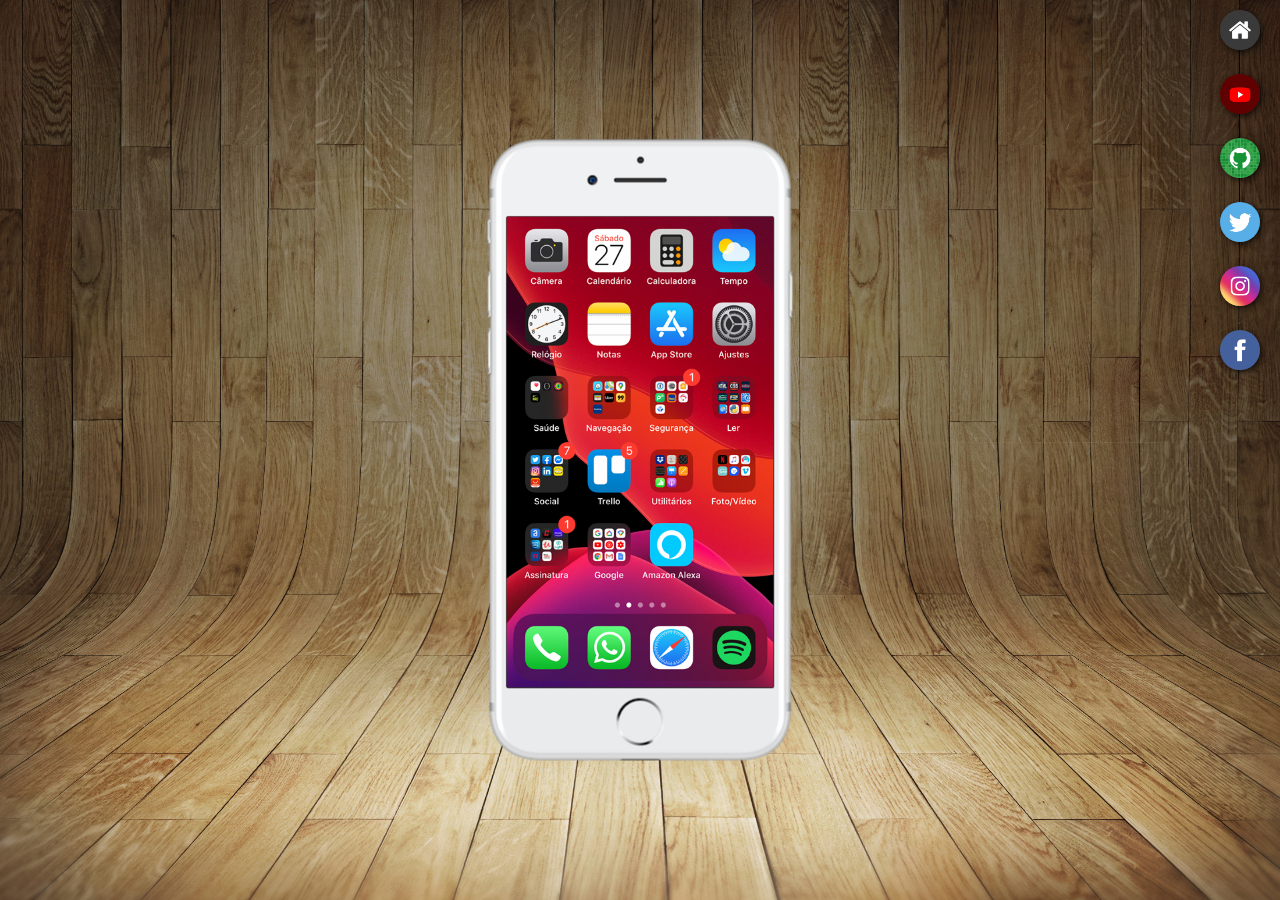
<file: index.html>
<!DOCTYPE html>
<html lang="en">
<head>
    <meta charset="UTF-8">
    <meta name="viewport" content="width=device-width, initial-scale=1.0">
    <title>Social media</title>
    <link rel="stylesheet" href="/css/styles.css">
</head>
<body>
    <main>
        <section id="telefone">
            <iframe name="tela" id="tela" src="home.html" frameborder="0"></iframe>
            
        </section>

        <section id="redes-sociais">
           <a href="home.html" target="tela">
                <img src="img/logo-home.jpg" alt="logo home">
           </a><br>
           <a href="youtube.html" target="tela">
                <img src="img/logo-youtube.jpg" alt=" logo youtube">
           </a><br>
           <a href="github.html" target="tela">
                <img src="img/logo-github.jpg" alt="logo github">
           </a><br>
           <a href="twitter.html" target="tela">
                <img src="img/logo-twitter.jpg" alt="logo twitter">
           </a><br>
           <a href="instagram.html" target="tela">
                <img src="img/logo-instagram.jpg" alt=" logo instagram">
           </a><br>

           <a href="facebook.html" target="tela">
            <img src="img/logo-facebook.jpg" alt=" logo facebook<br>">
           </a>
           
        </section>
    </main>
</body>
</html>
</file>
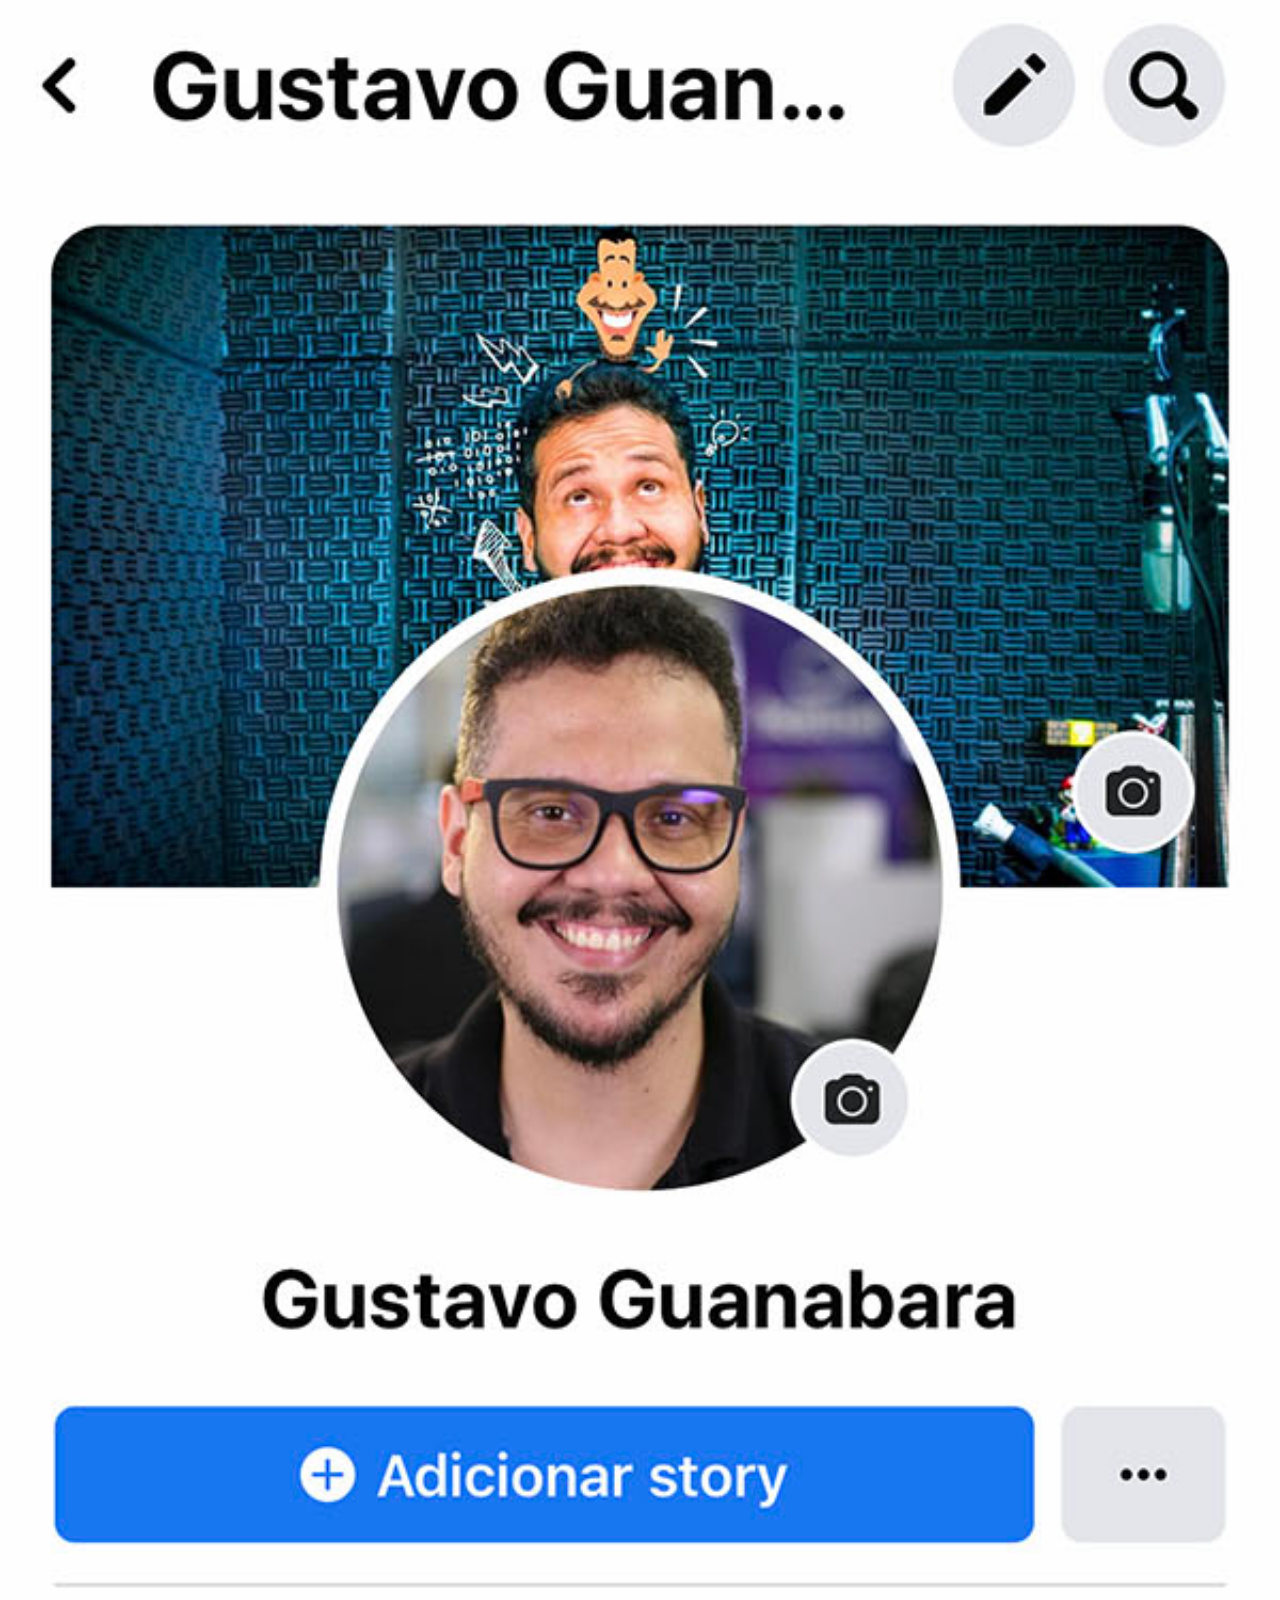
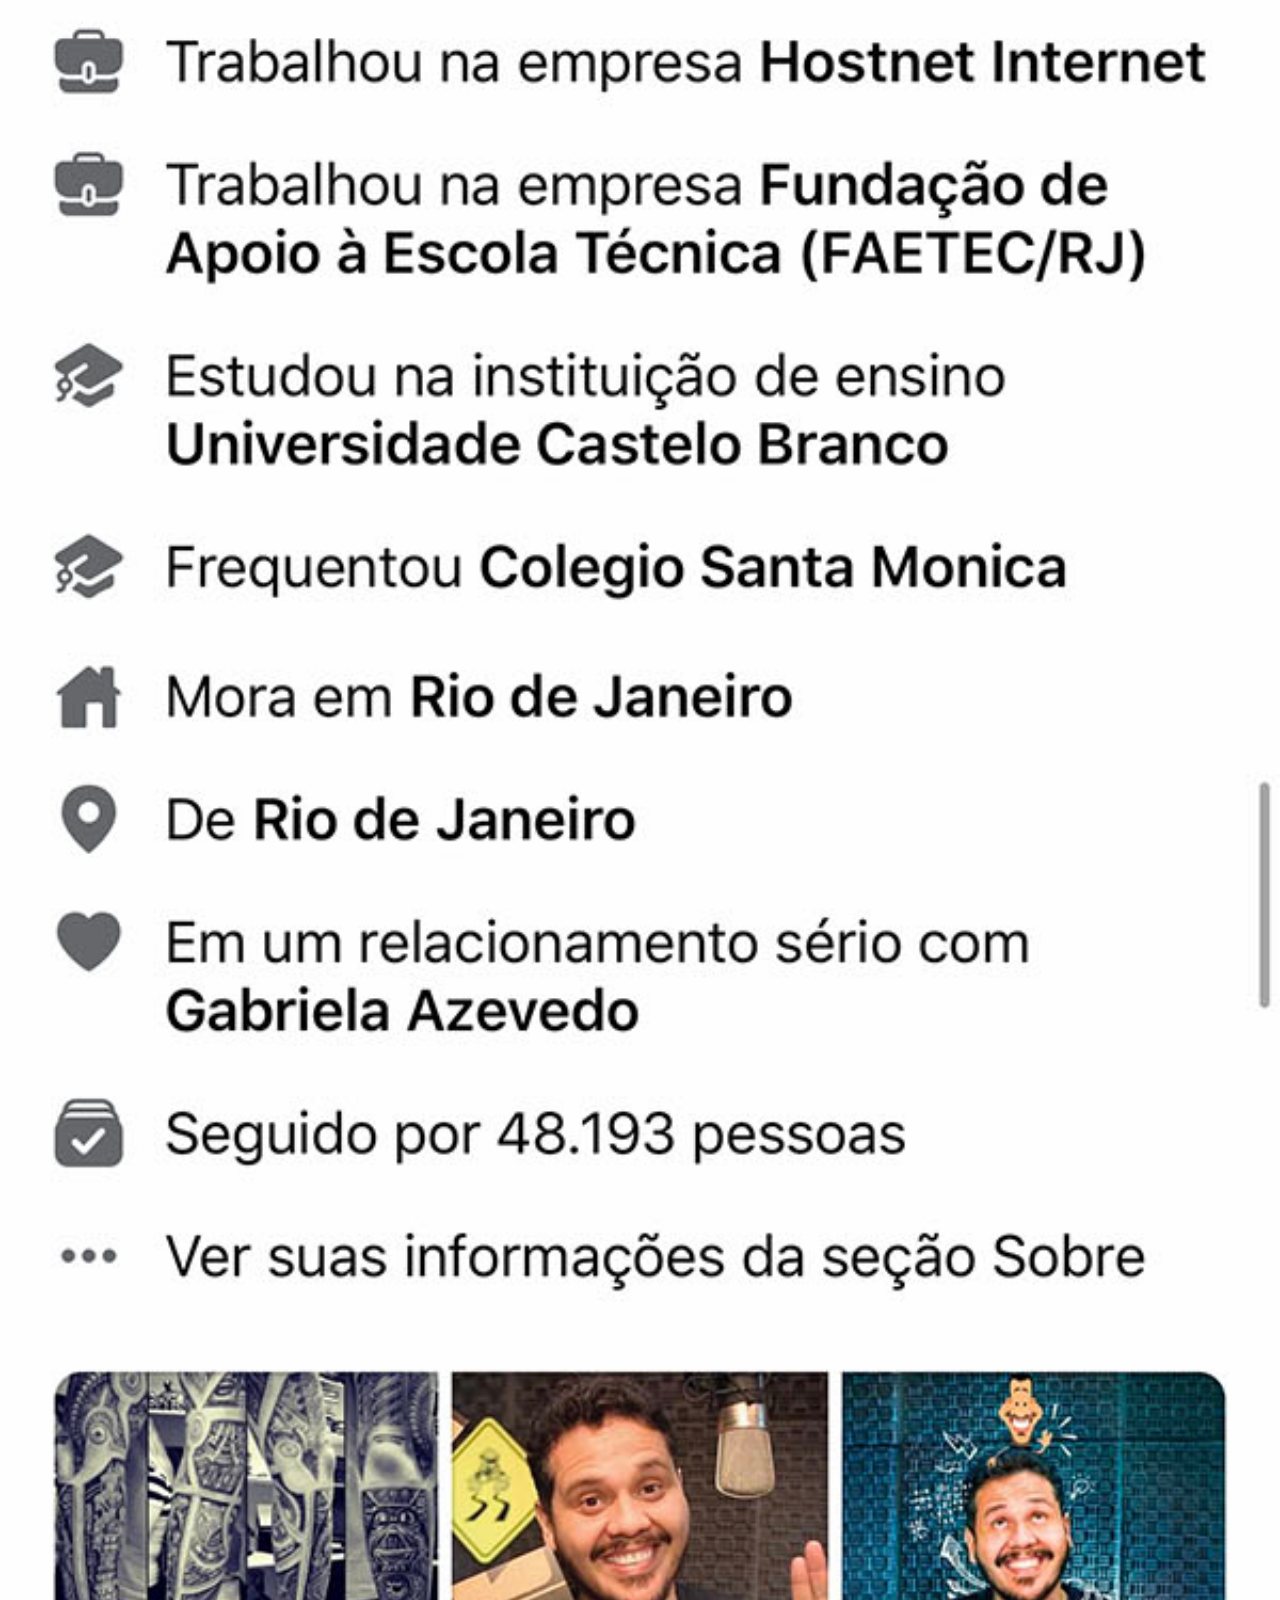
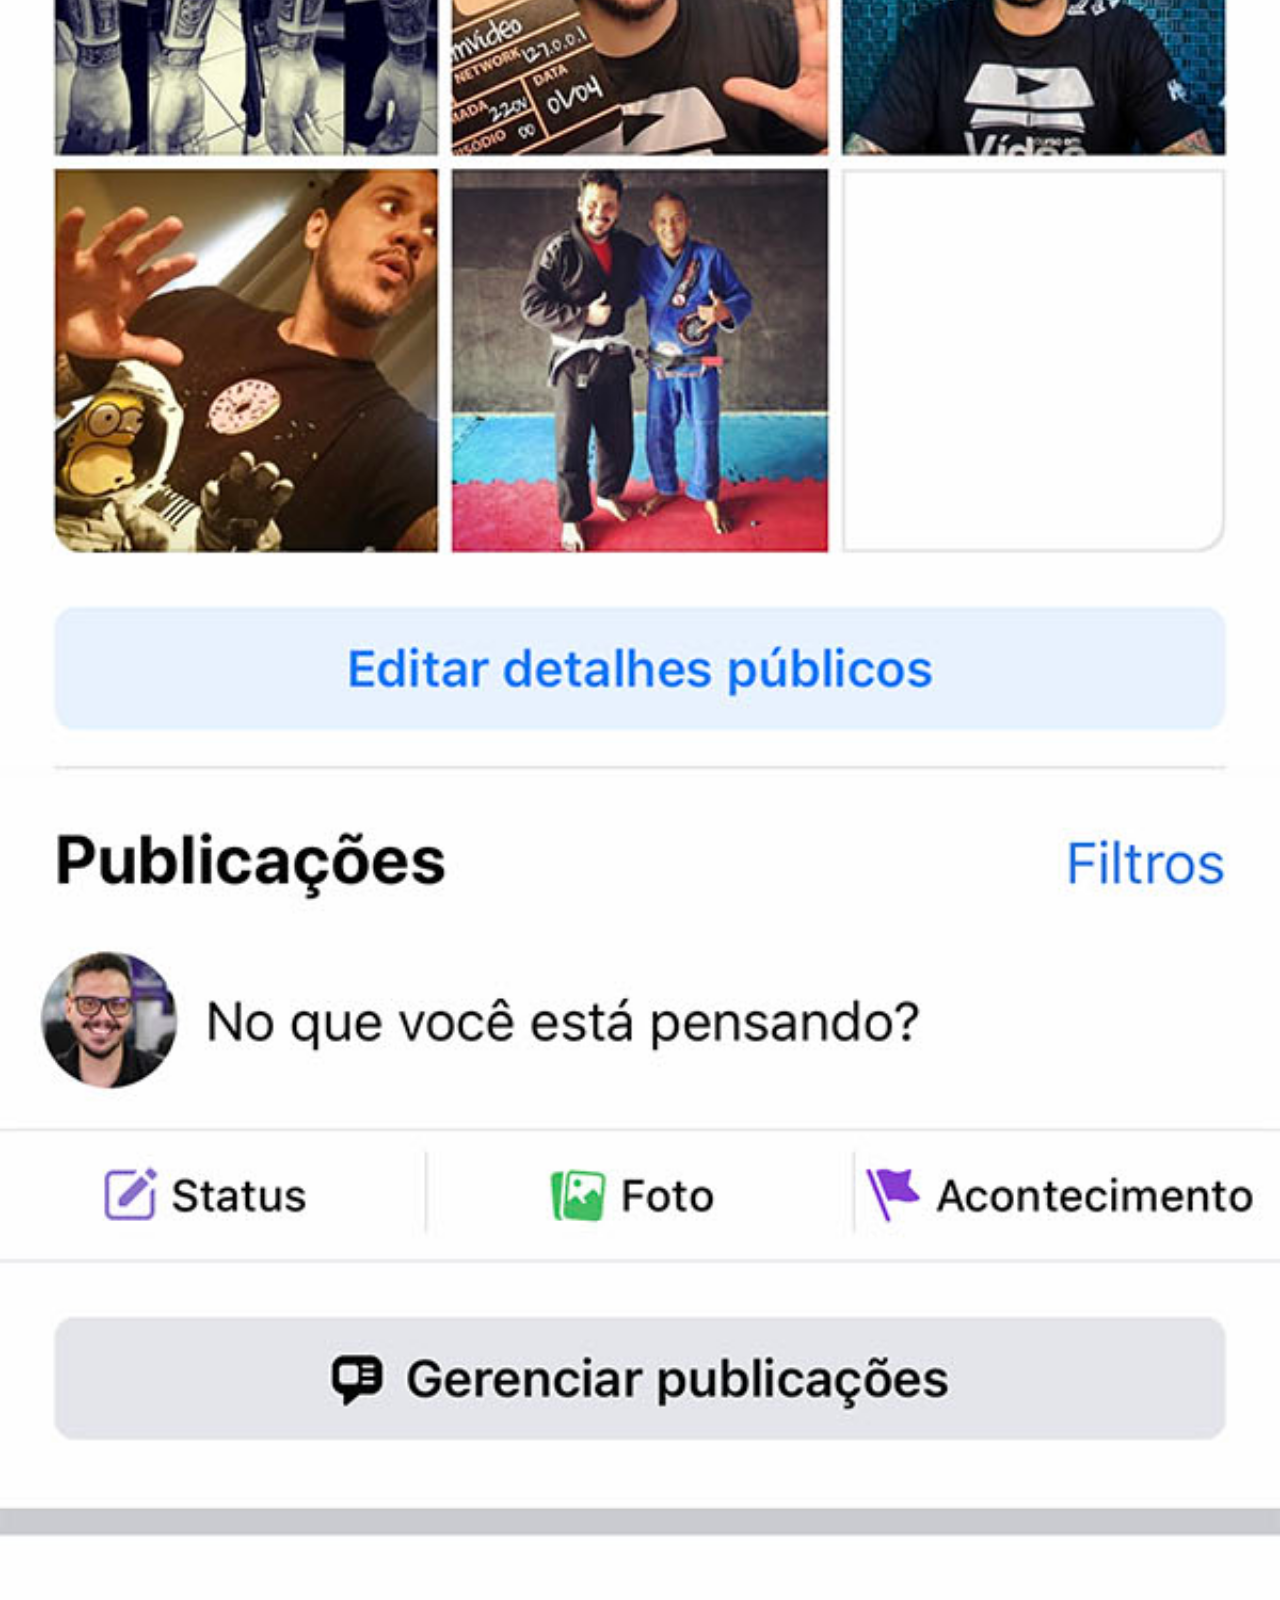
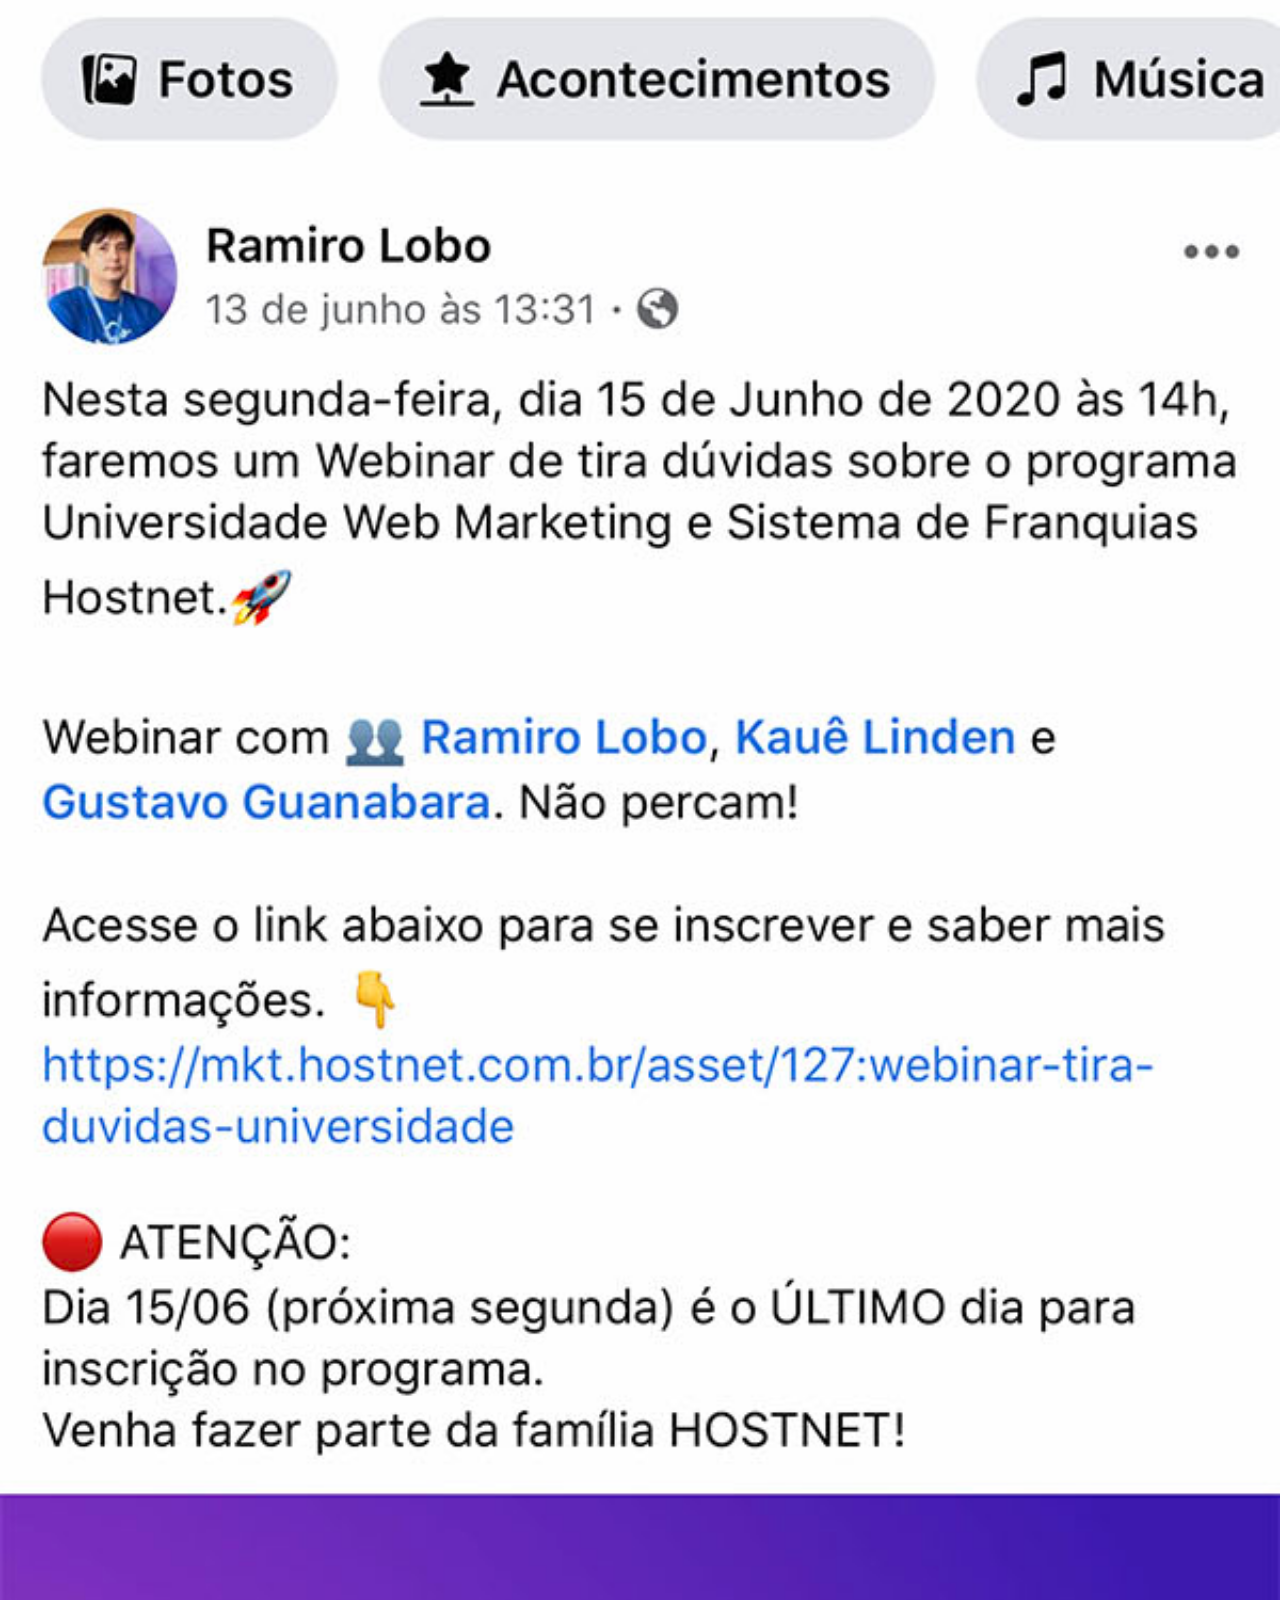
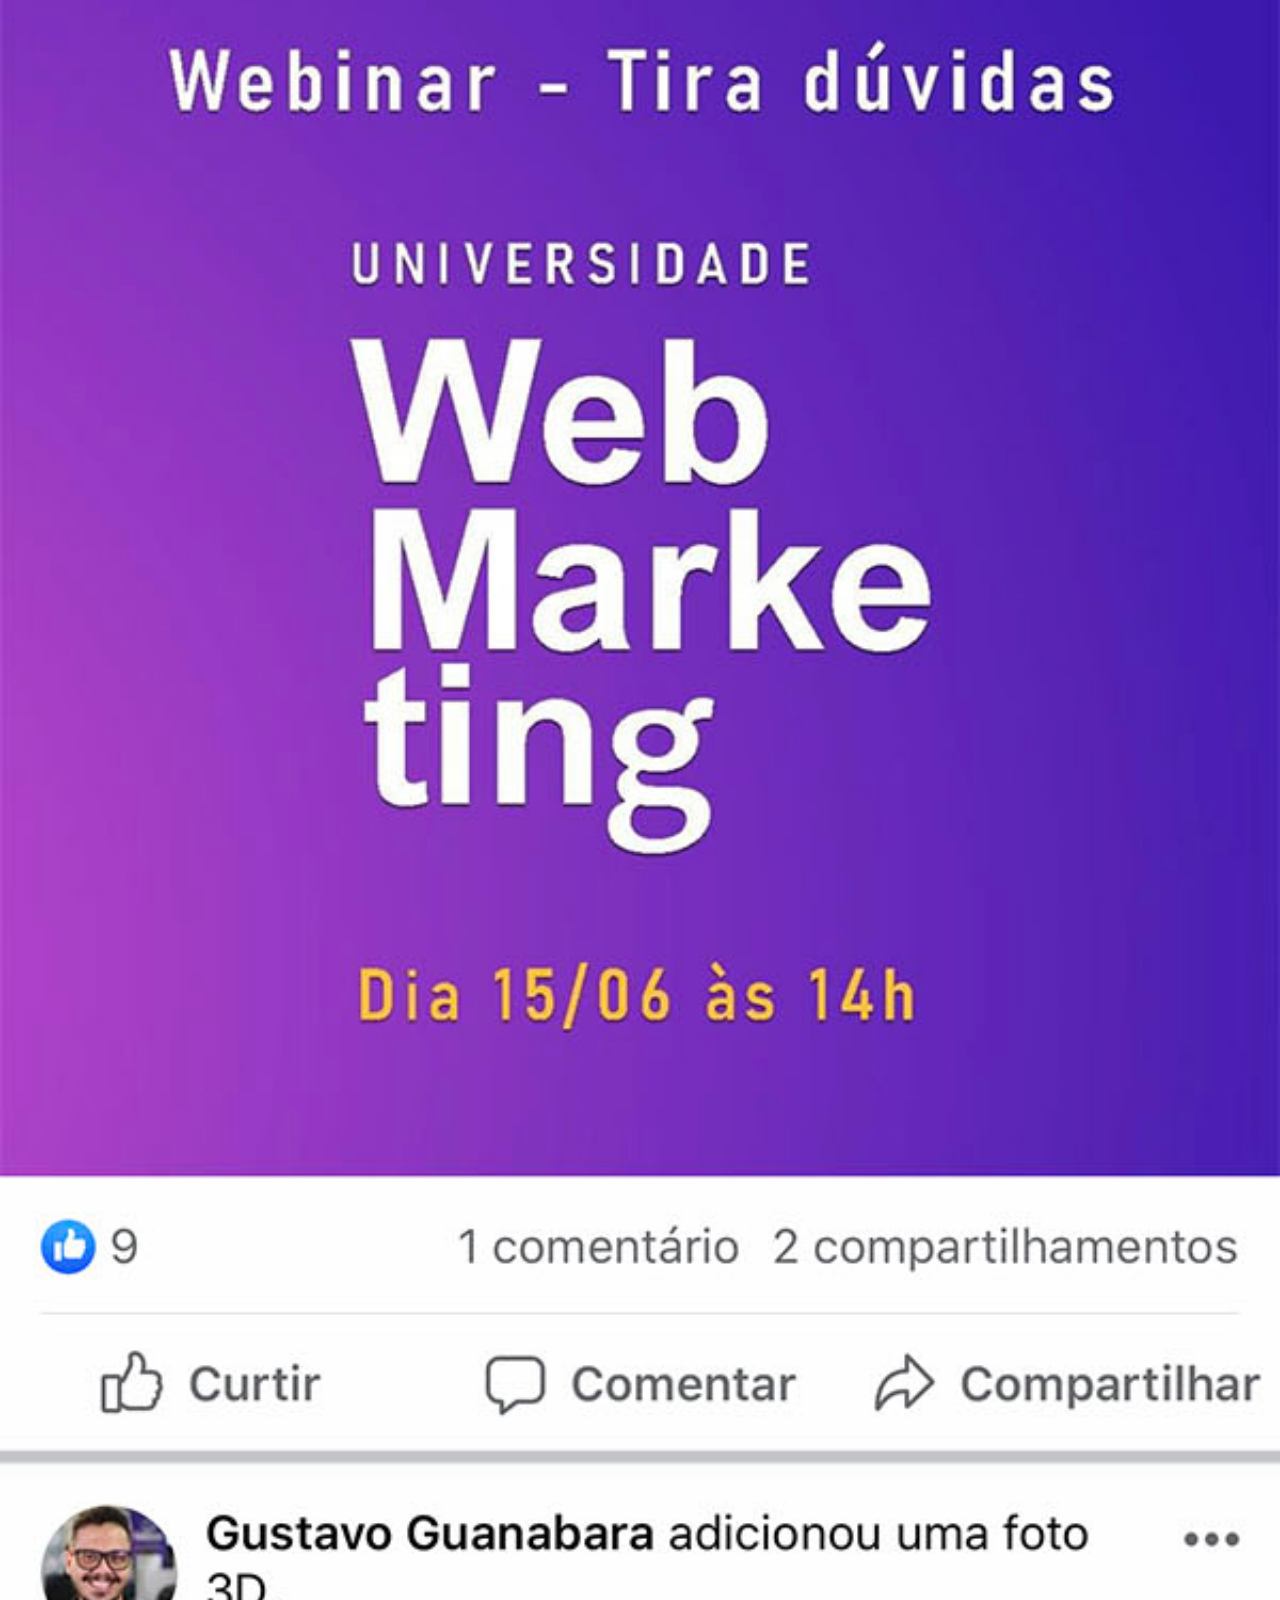
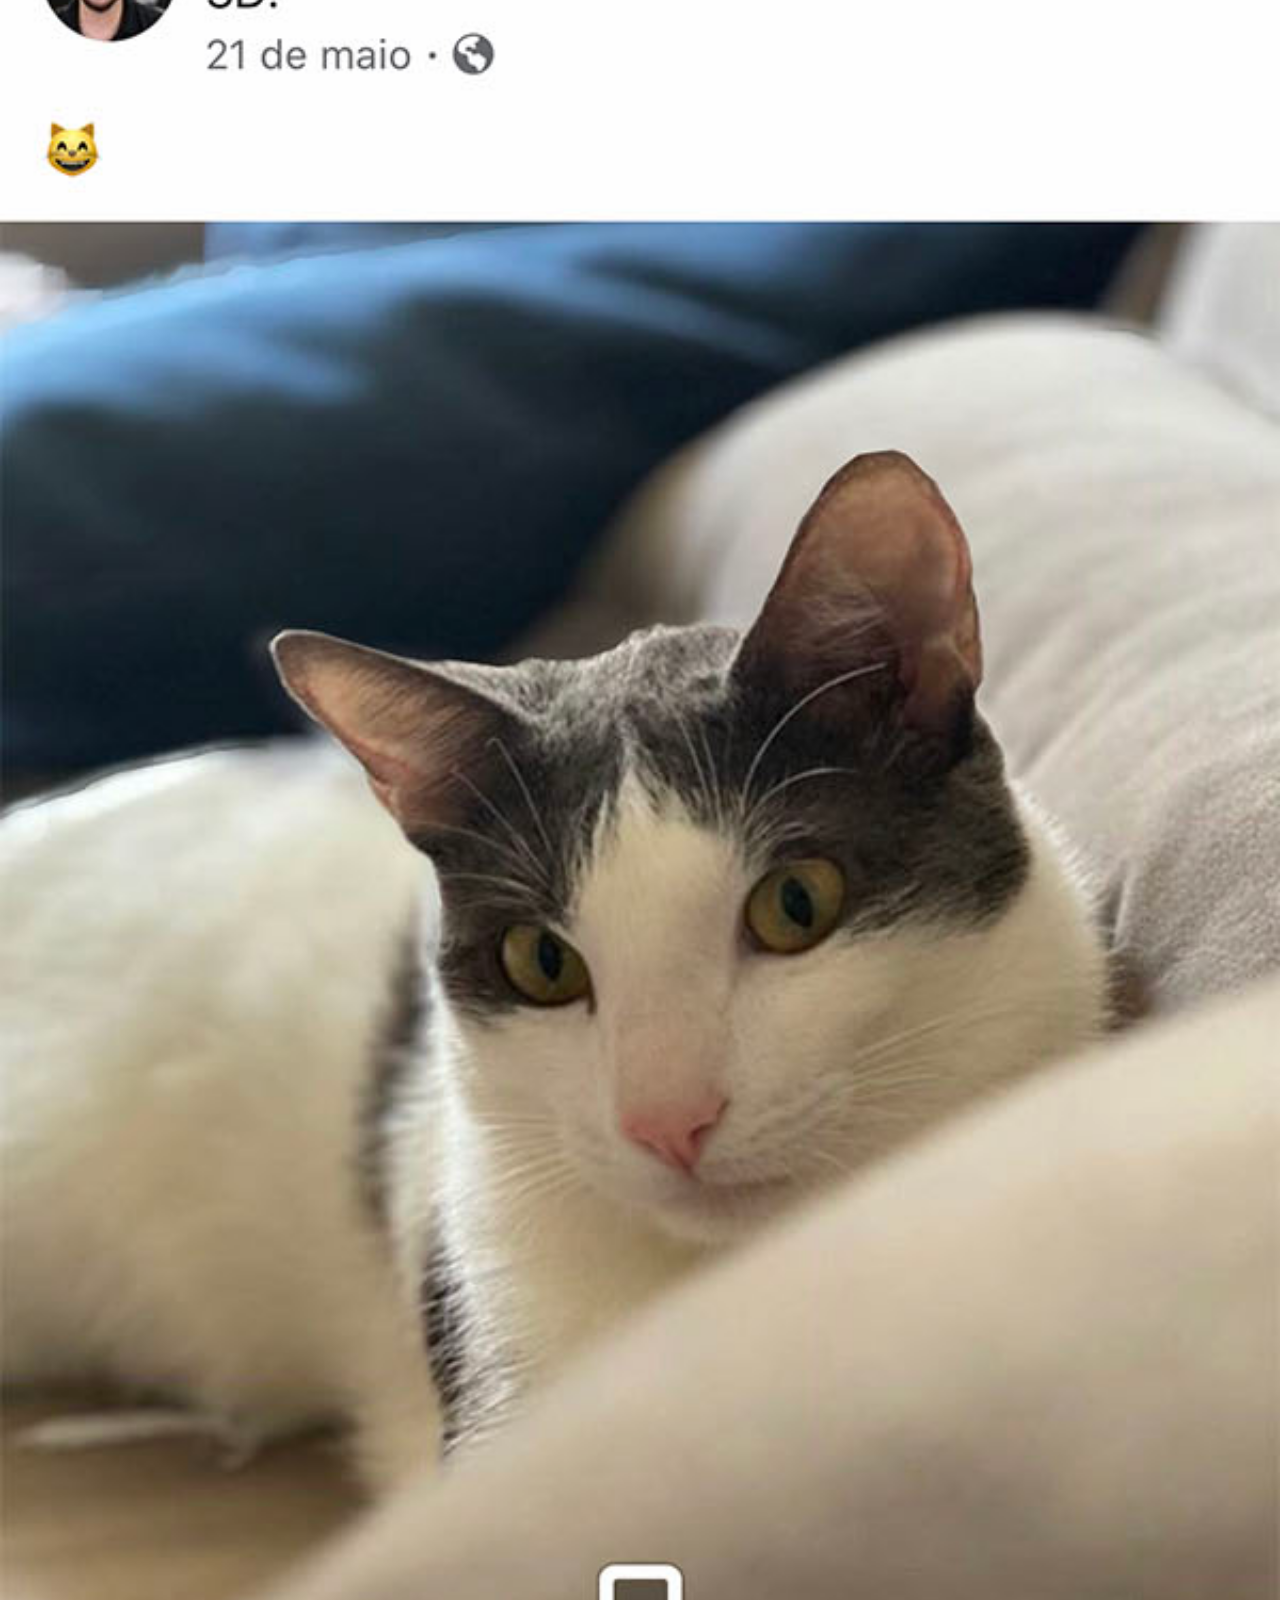
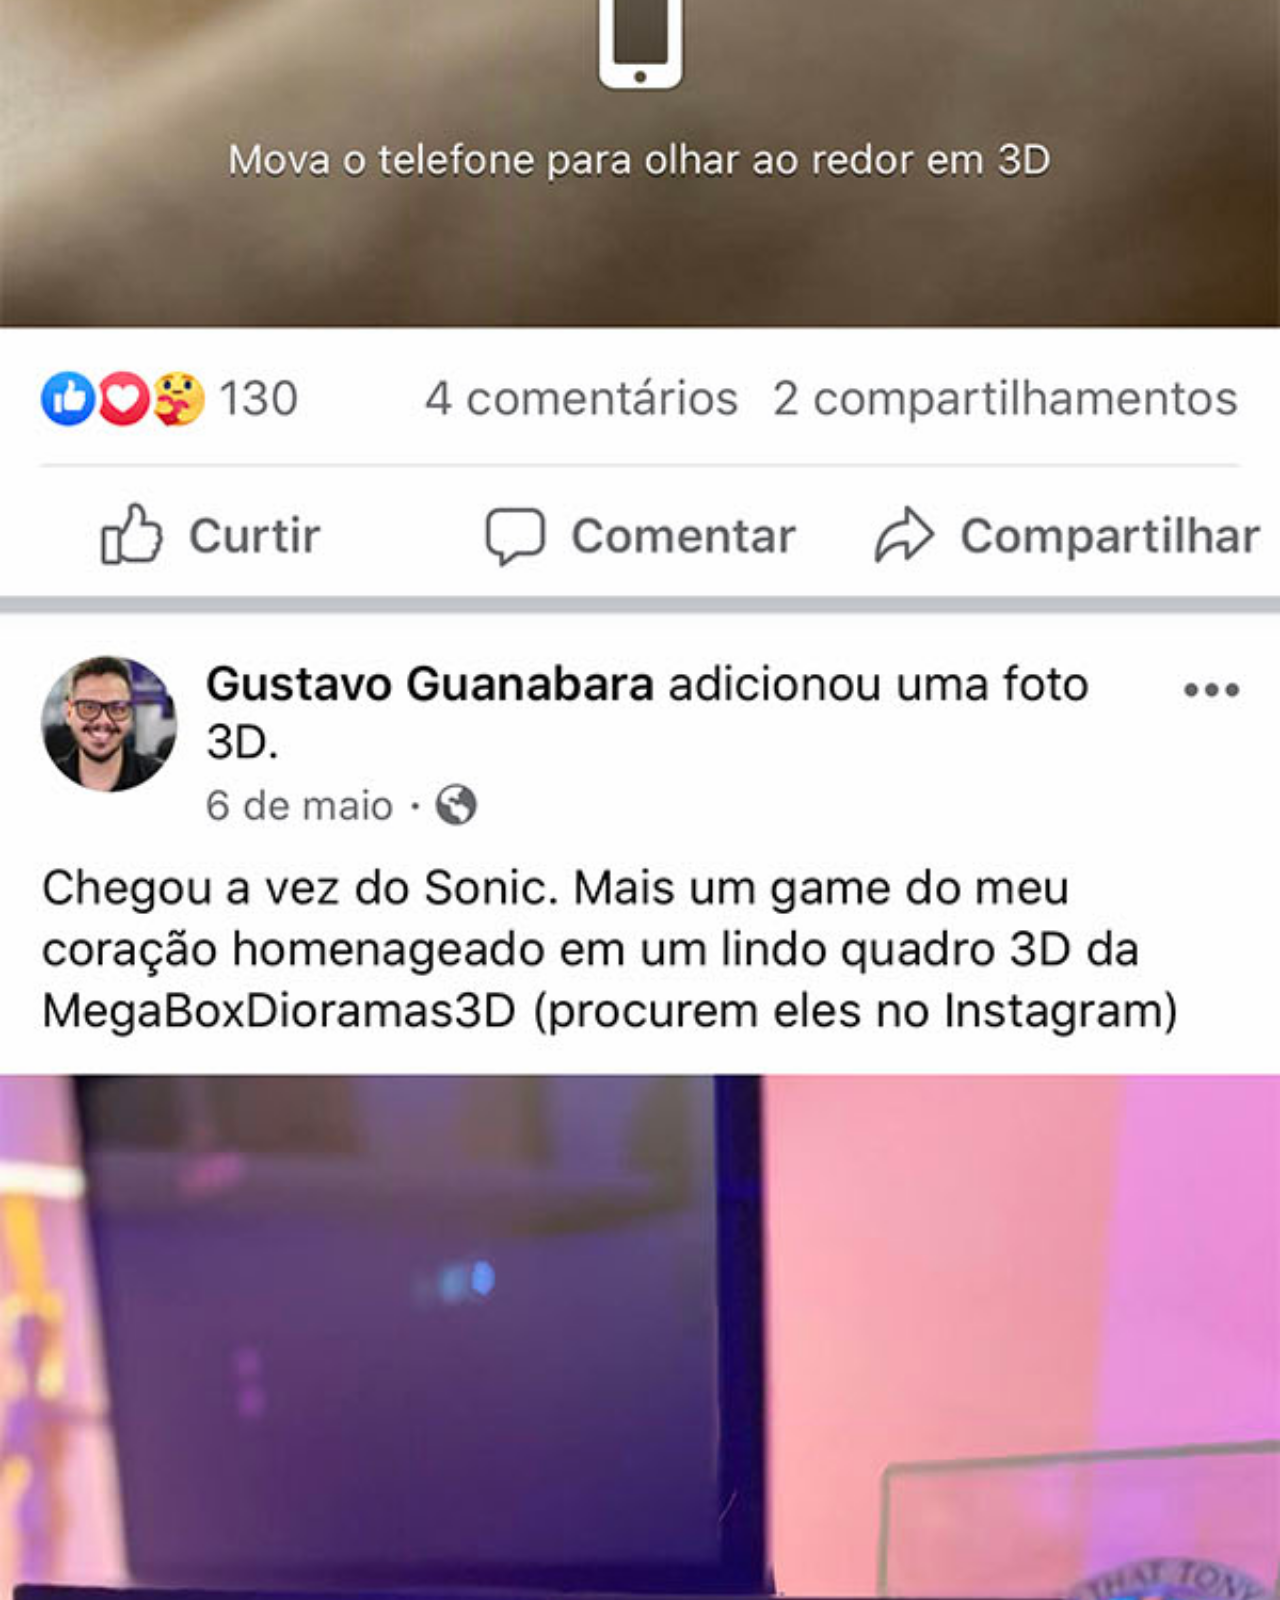
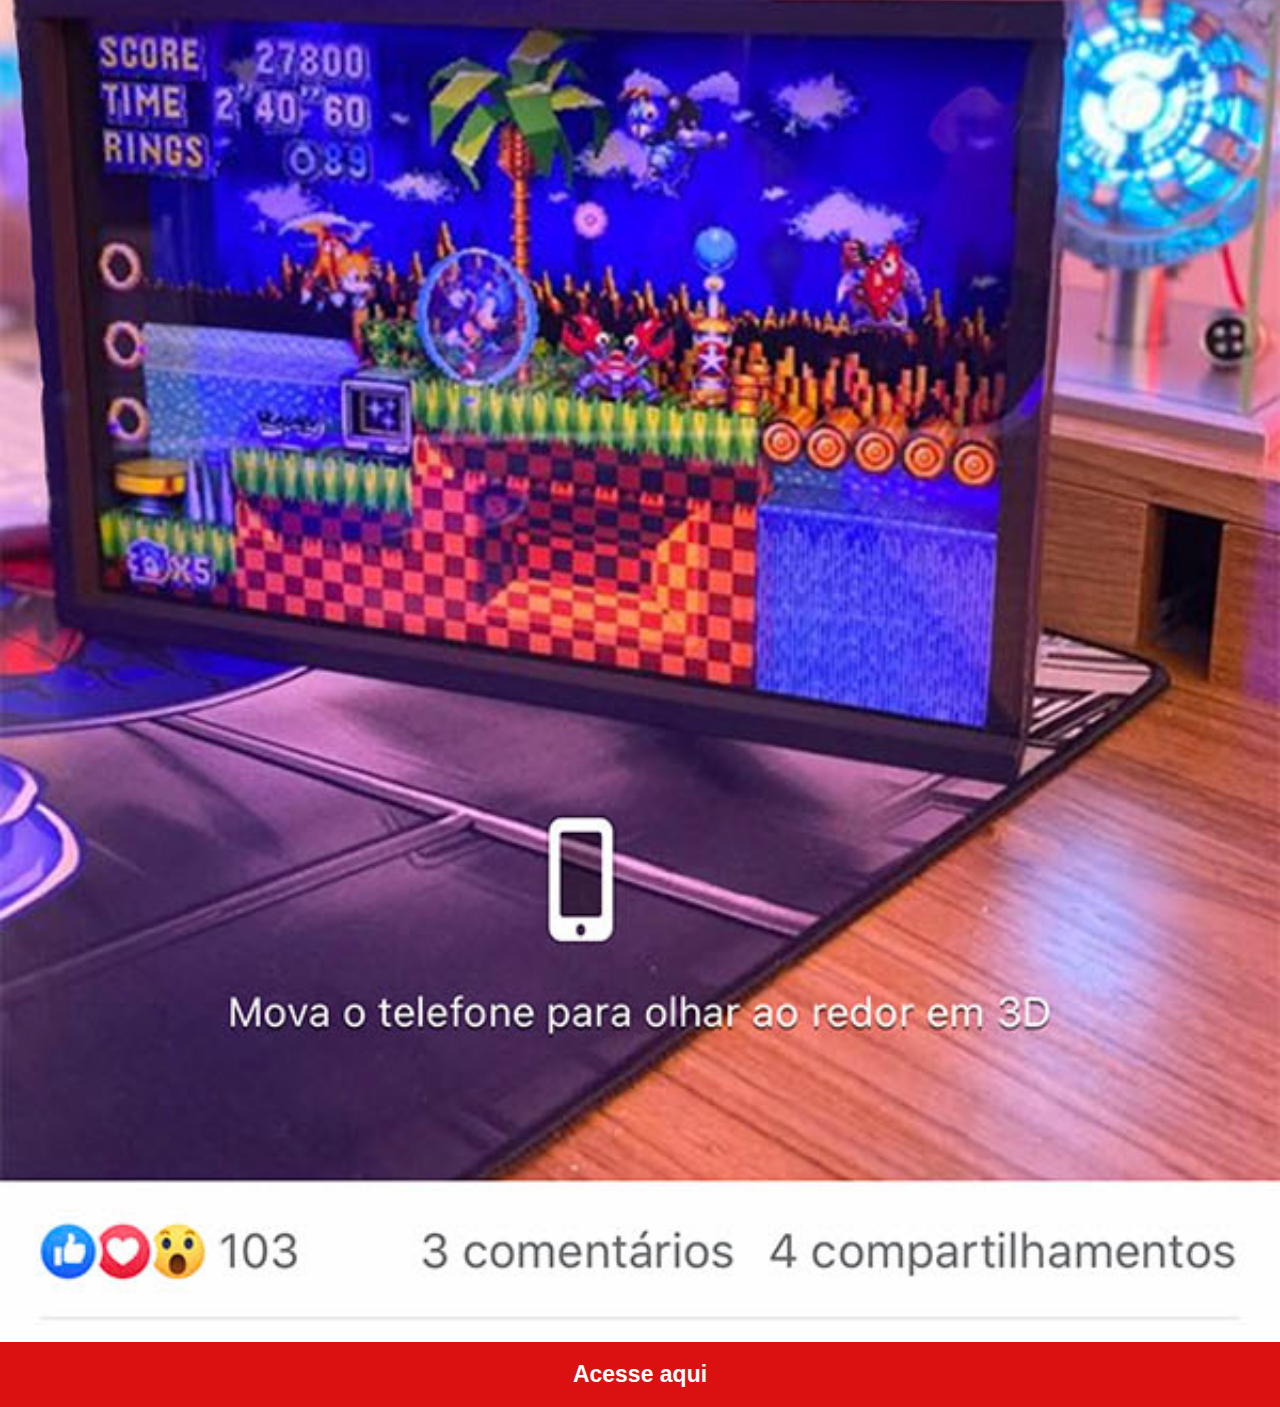
<file: facebook.html>
<!DOCTYPE html>
<html lang="pt-br">
<head>
    <meta charset="UTF-8">
    <meta name="viewport" content="width=device-width, initial-scale=1.0">
    <title>Facebook</title>
    <link rel="stylesheet" href="css/social.css">
</head>
<body>
    <img src="img/tela-facebook.jpg" alt="facebook">
    <a href="https://www.facebook.com/gustavoguanabara" target="_blank"> Acesse aqui</a>
</body>
</html>
</file>
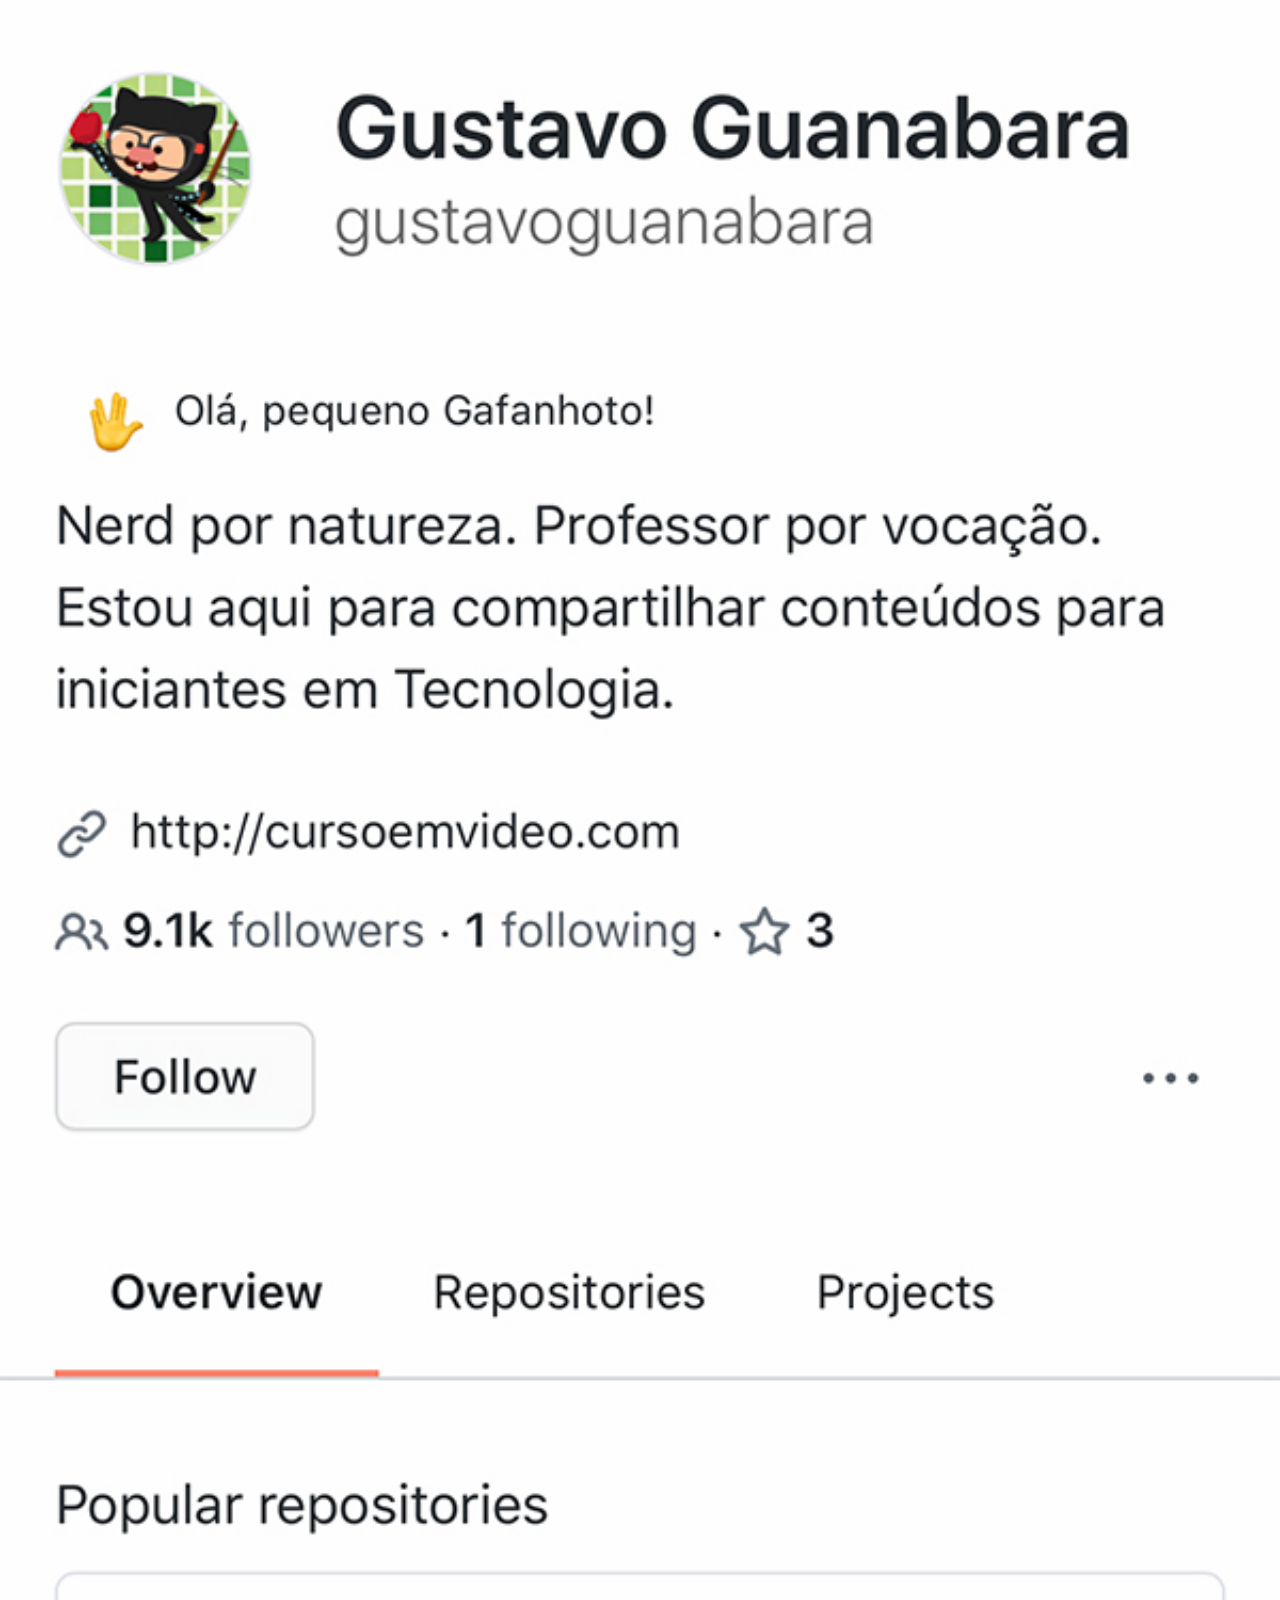
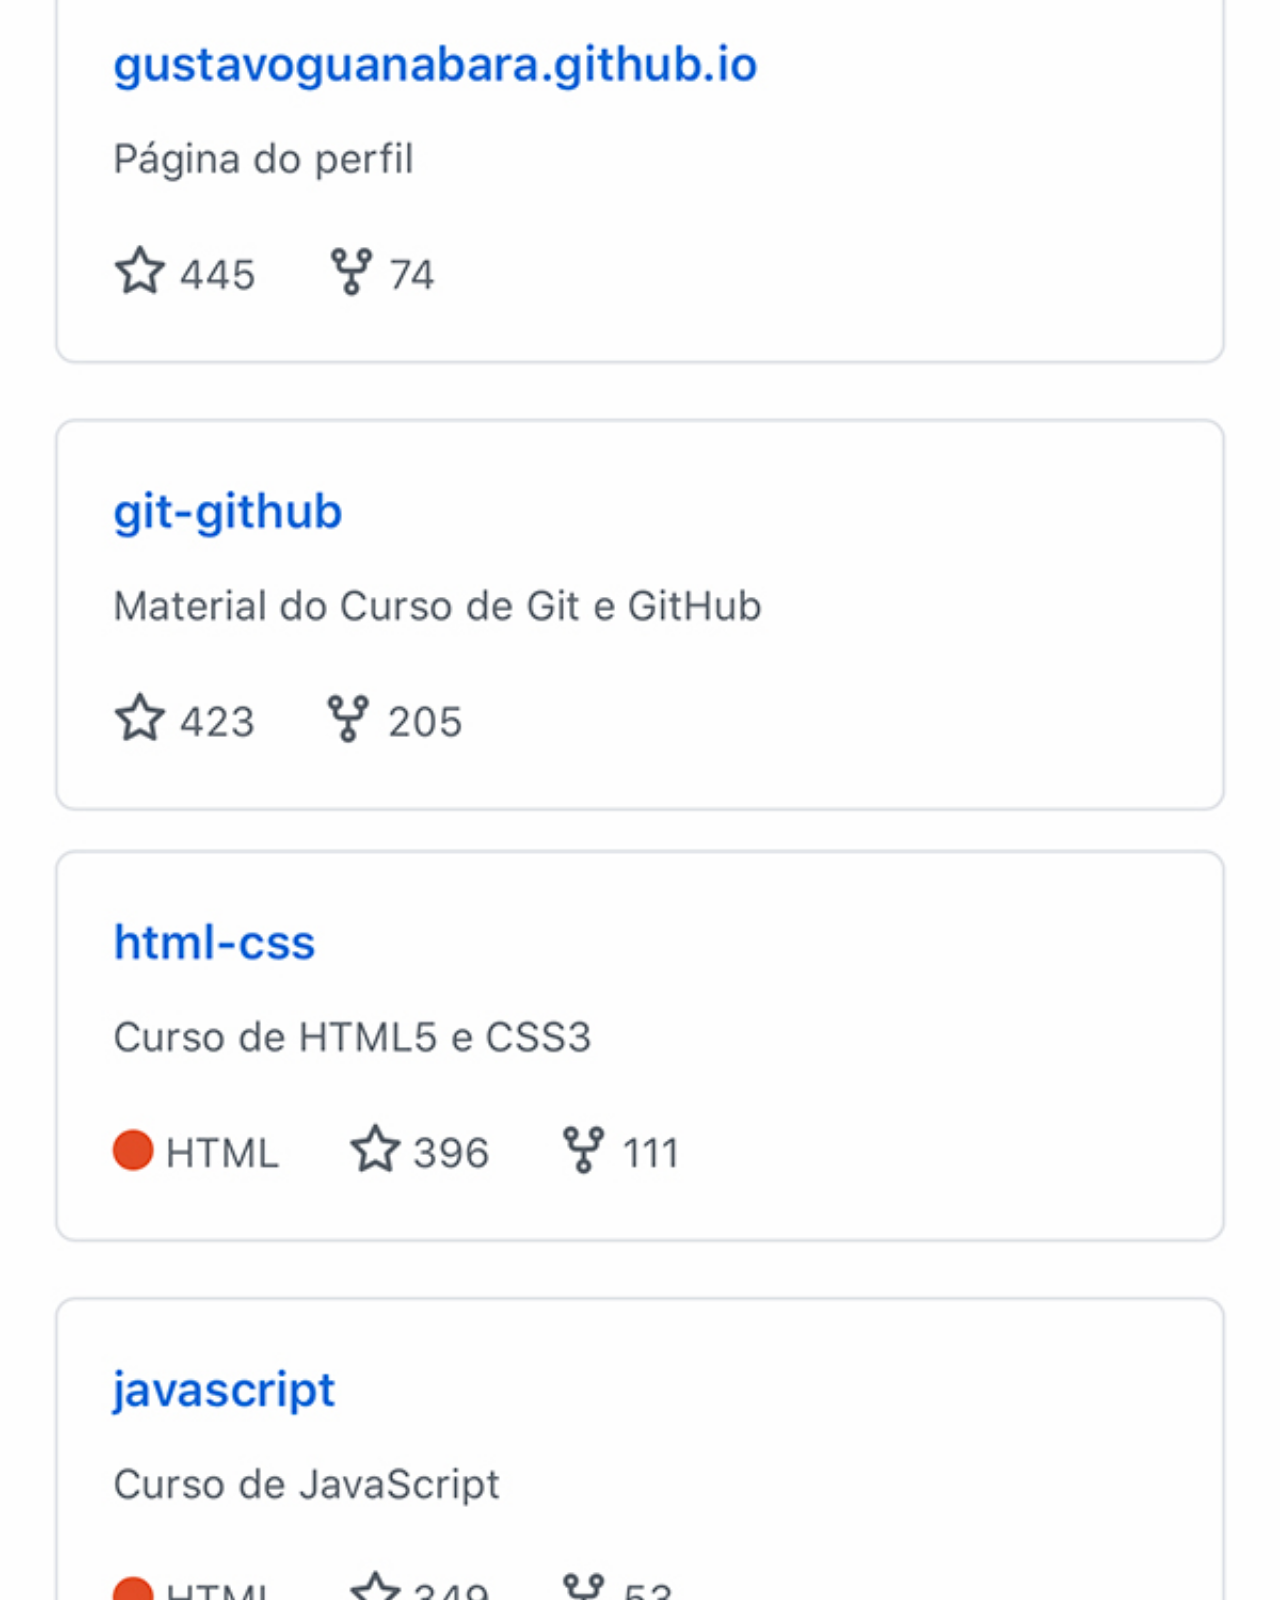
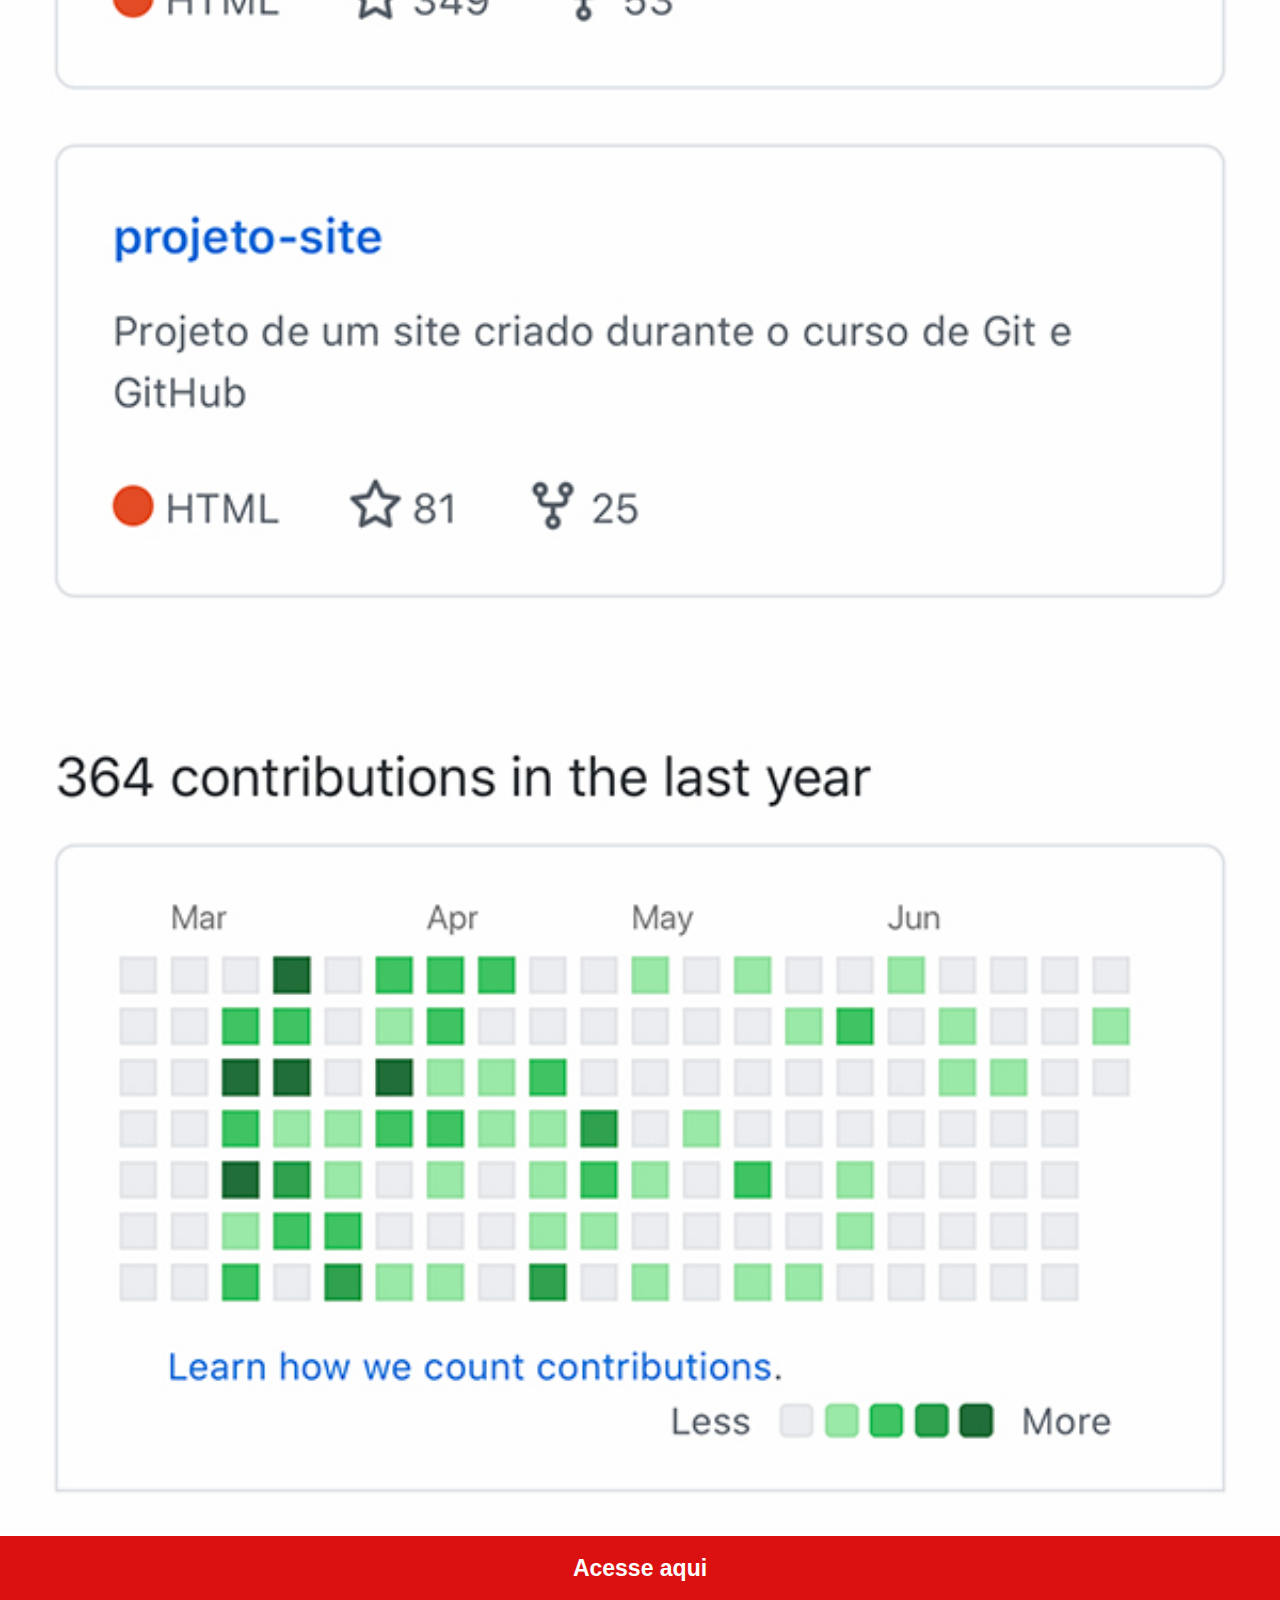
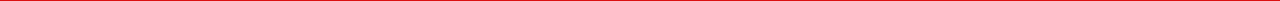
<file: github.html>
<!DOCTYPE html>
<html lang="pt-br">
<head>
    <meta charset="UTF-8">
    <meta name="viewport" content="width=device-width, initial-scale=1.0">
    <title>Github</title>
    <link rel="stylesheet" href="css/social.css">
</head>
<body>
    <img src="img/tela-github.jpg" alt="">
    <a href="https://gustavoguanabara.github.io/" target="_blank"> Acesse aqui</a>
</body>
</html>
</file>
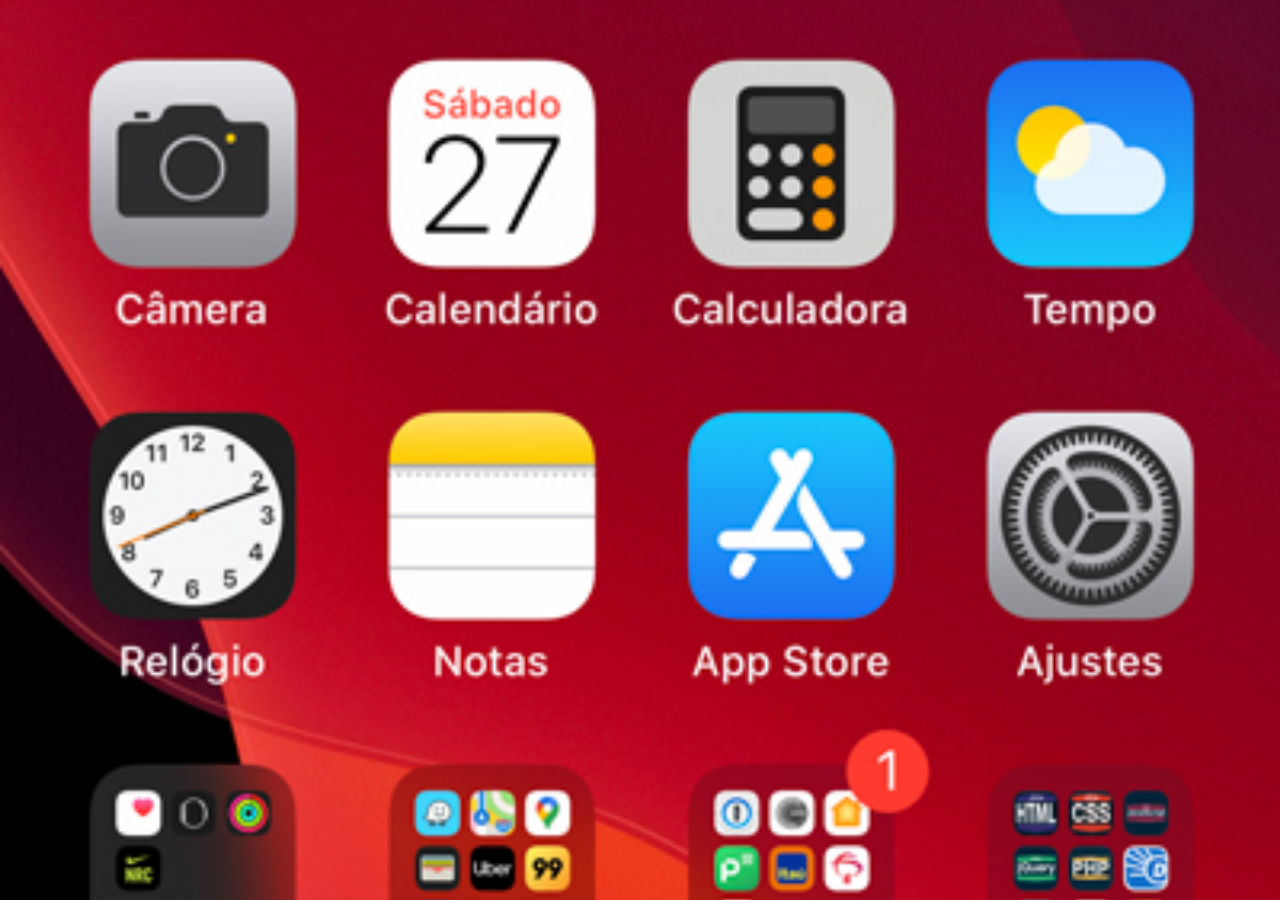
<file: home.html>
<!DOCTYPE html>
<html lang="pt-br">
<head>
    <meta charset="UTF-8">
    <meta name="viewport" content="width=device-width, initial-scale=1.0">
    <title>Home</title>
</head>

    <style>
        *{
            margin: 0px;
            padding: 0px;
        }

        body{
            width: 100vw;
            height: 100vh;
            background: black url('img/tela-home.jpg') no-repeat ;
            background-position: top center;
            background-size: cover;
        }
    </style>

<body>
</body>
</html>
</file>
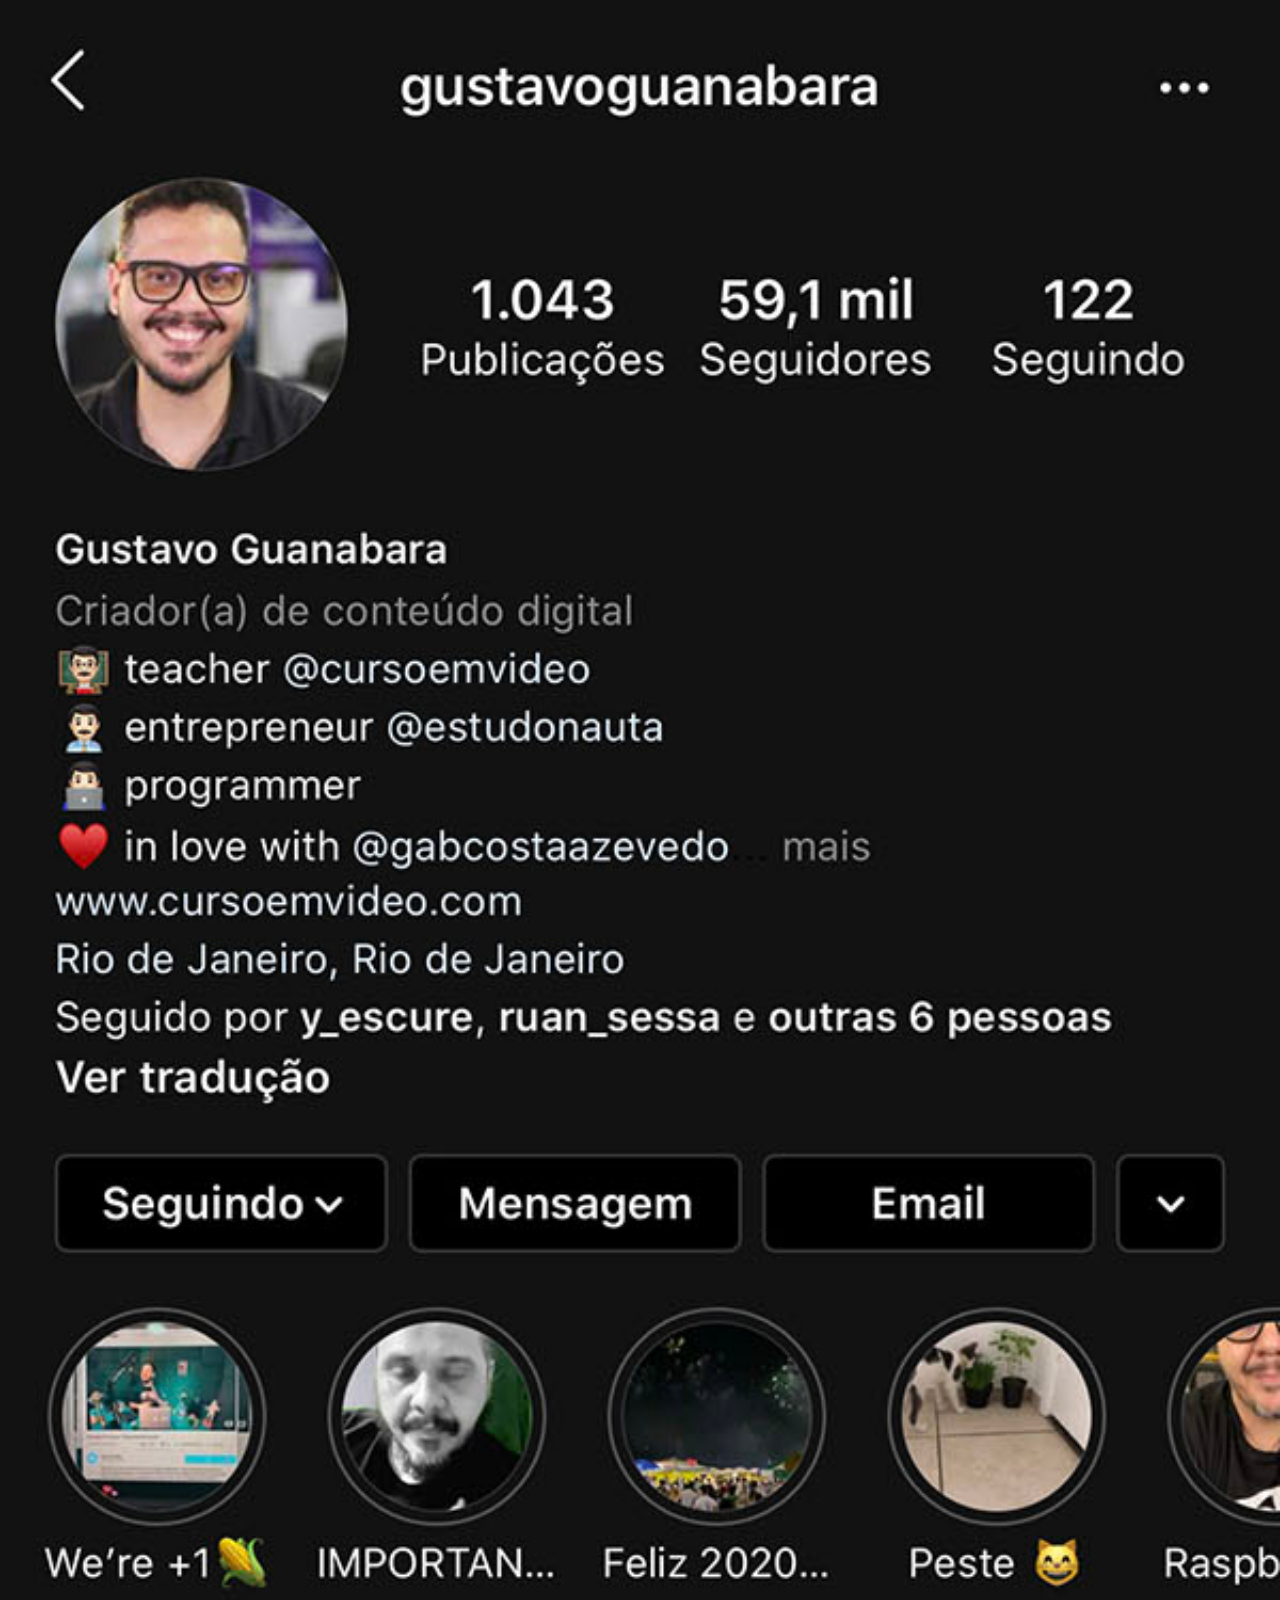
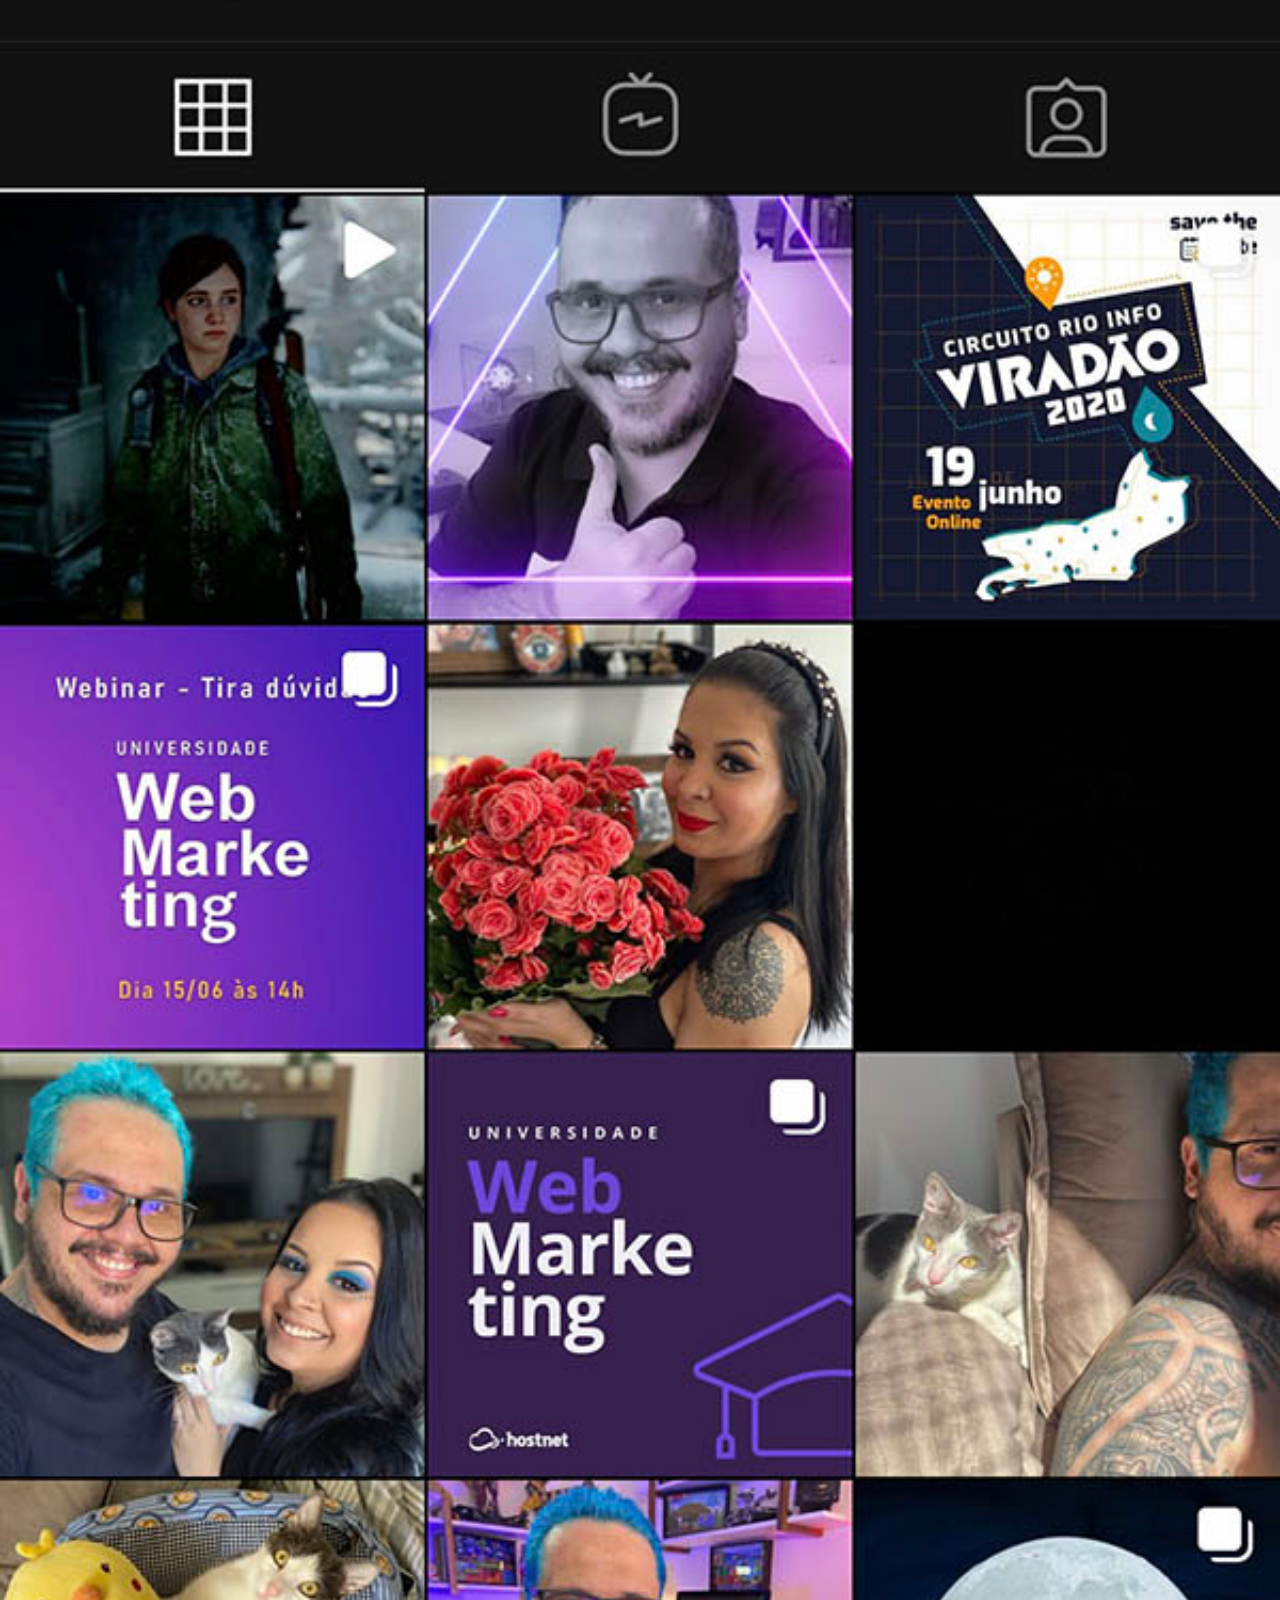
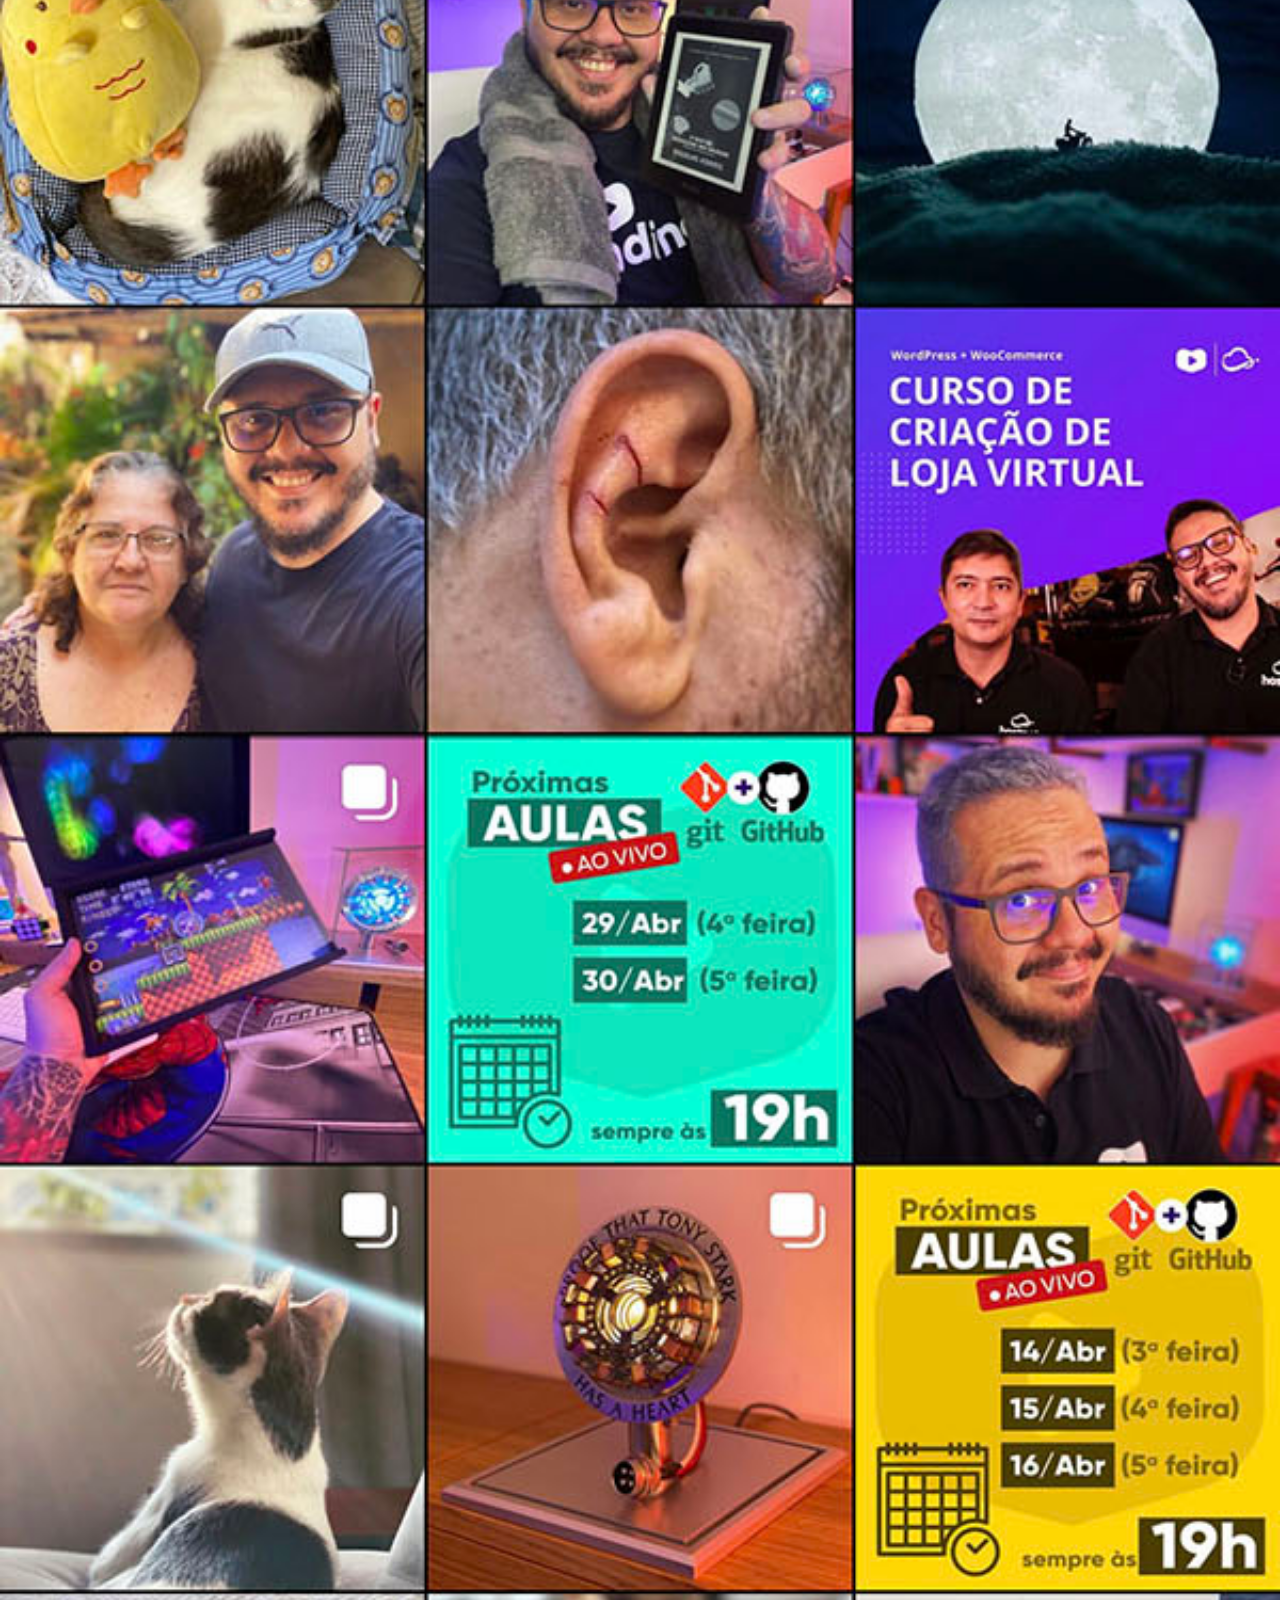
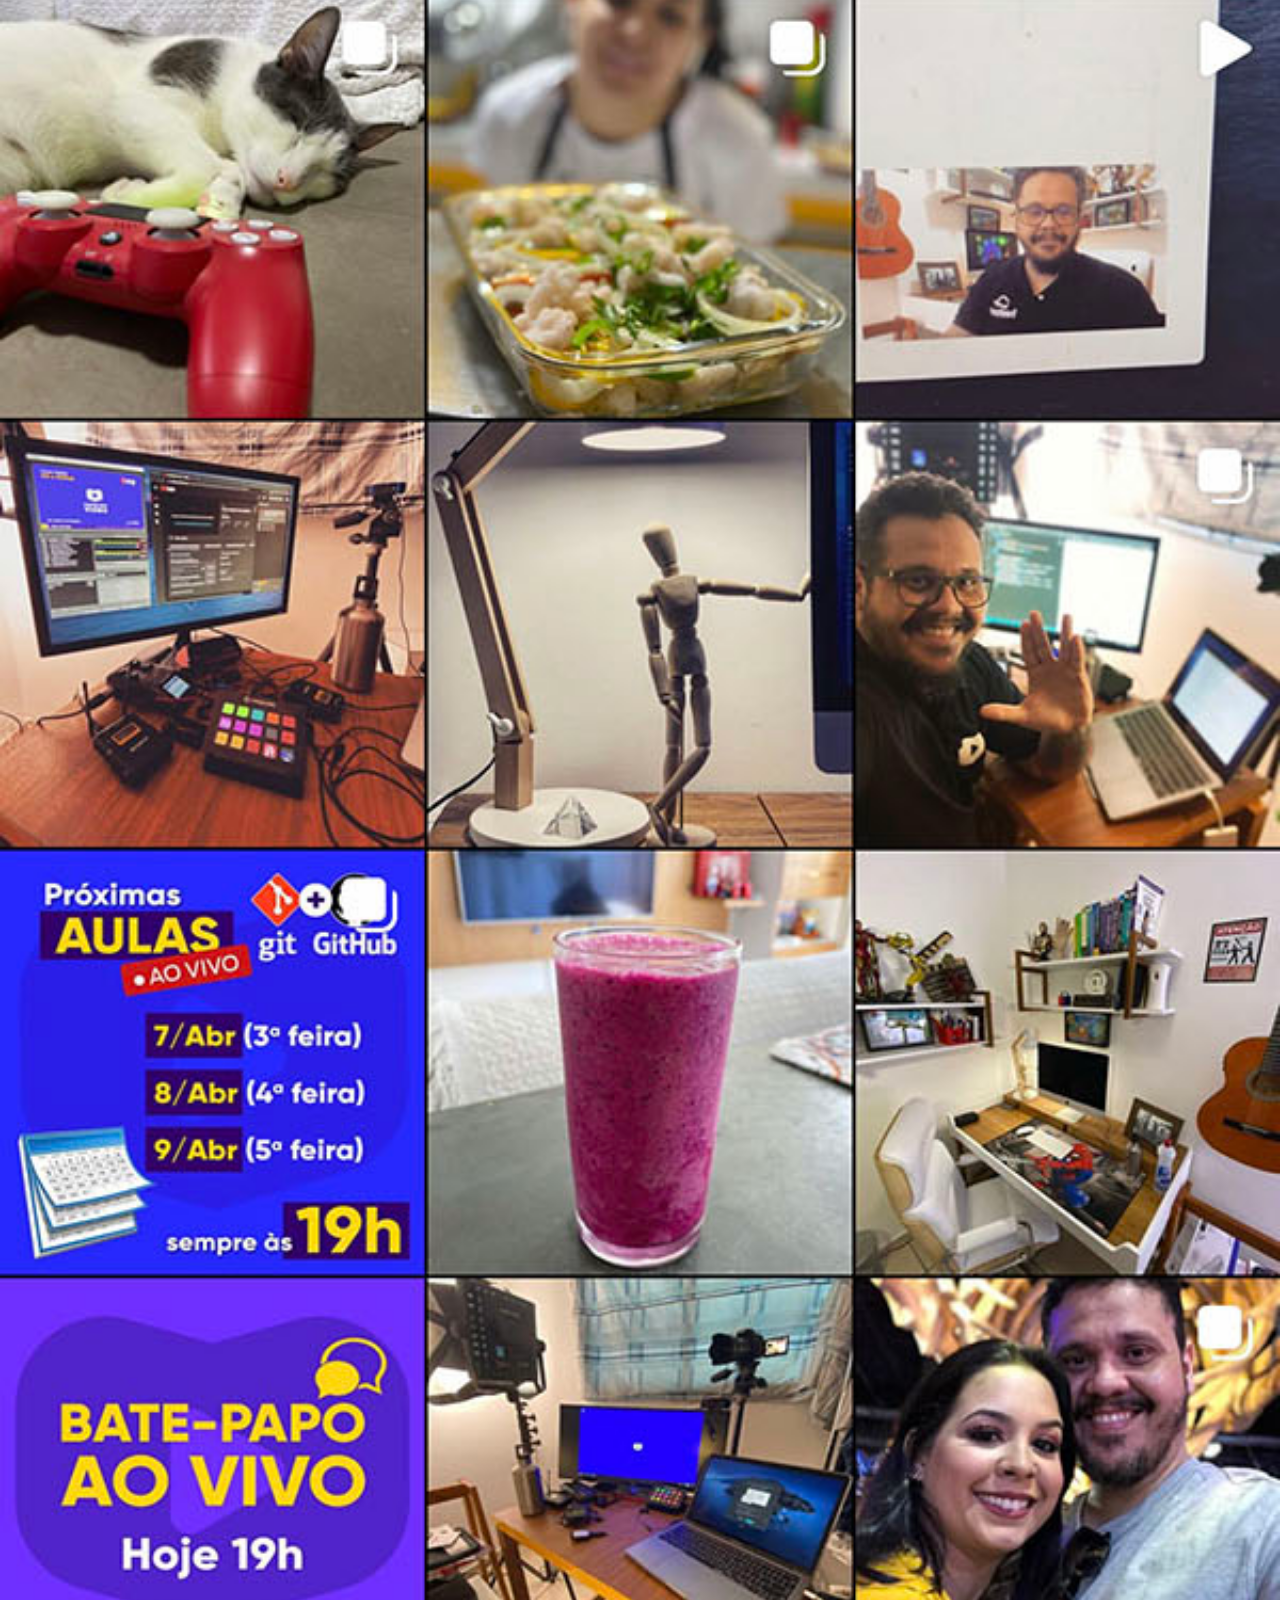
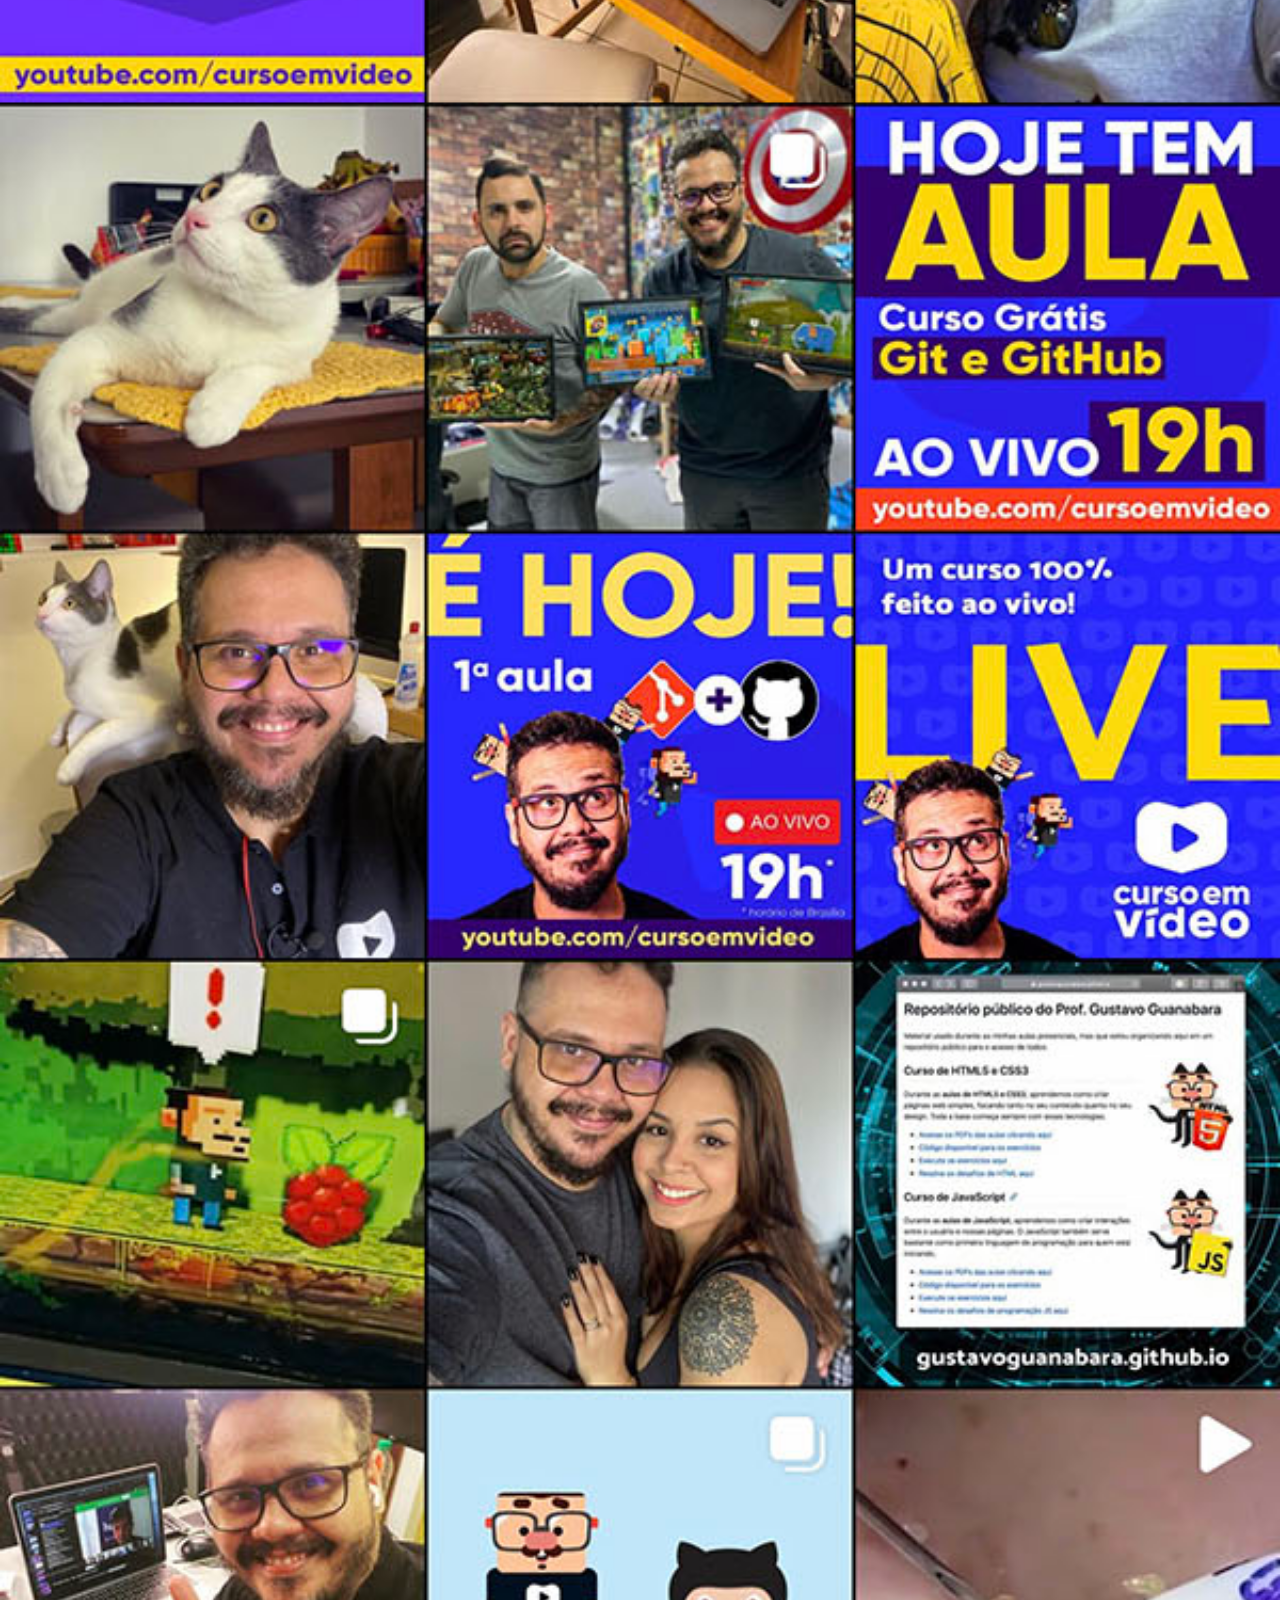
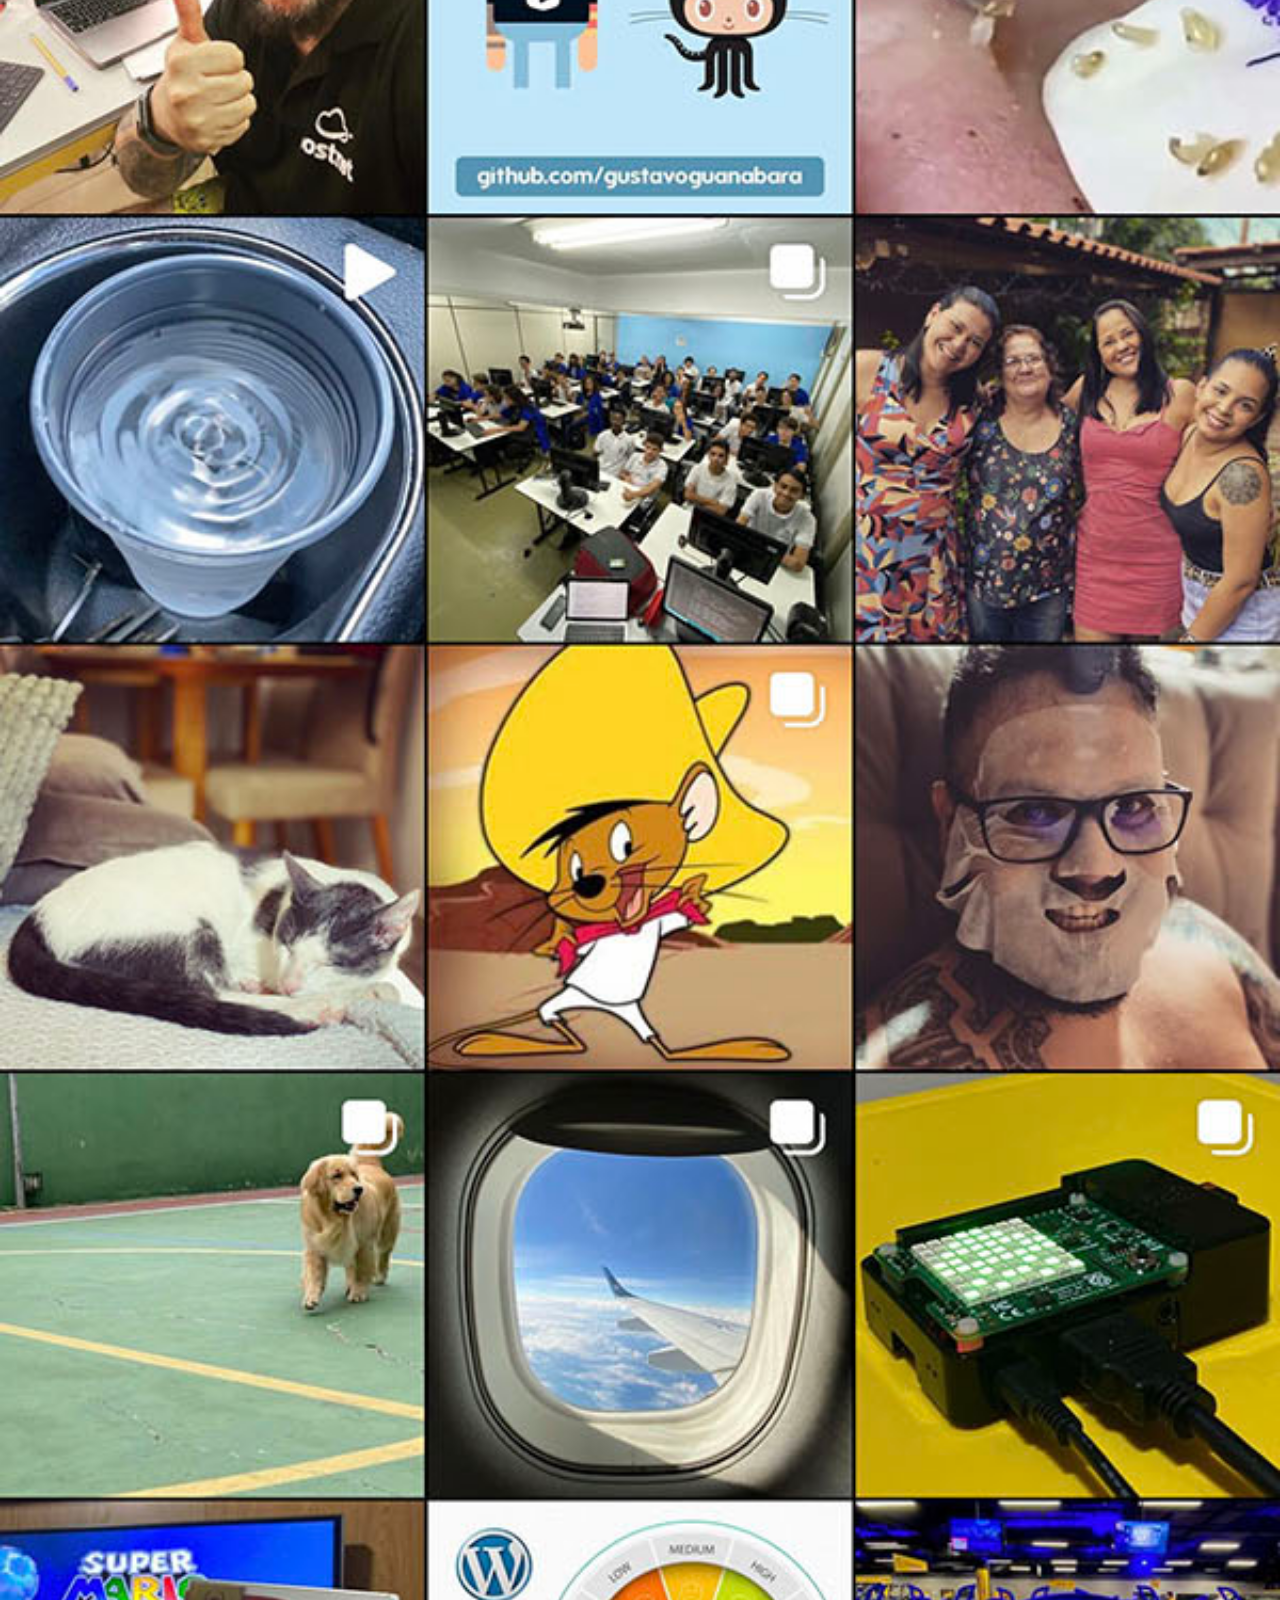
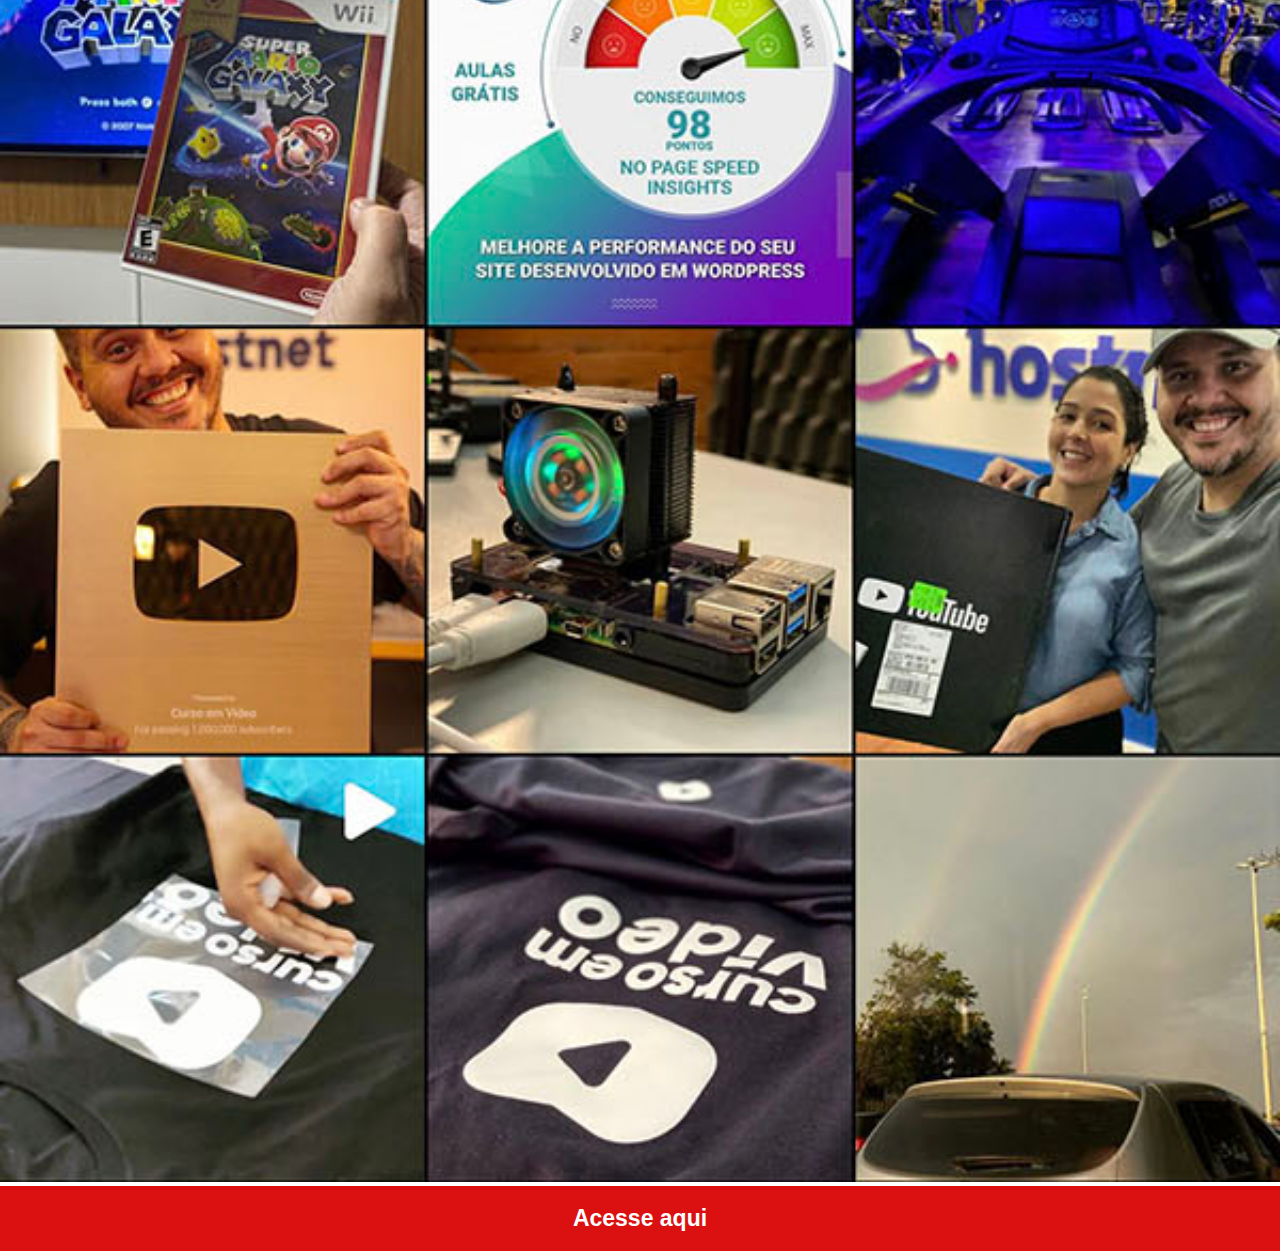
<file: instagram.html>
<!DOCTYPE html>
<html lang="pt-br">
<head>
    <meta charset="UTF-8">
    <meta name="viewport" content="width=device-width, initial-scale=1.0">
    <title>Instagram</title>
    <link rel="stylesheet" href="css/social.css">
<body>
    <img src="img/tela-instagram.jpg" alt="instagram">
    <a href="https://www.instagram.com/gustavoguanabara/" target="_blank"> Acesse aqui</a>
</body>
</html>
</file>
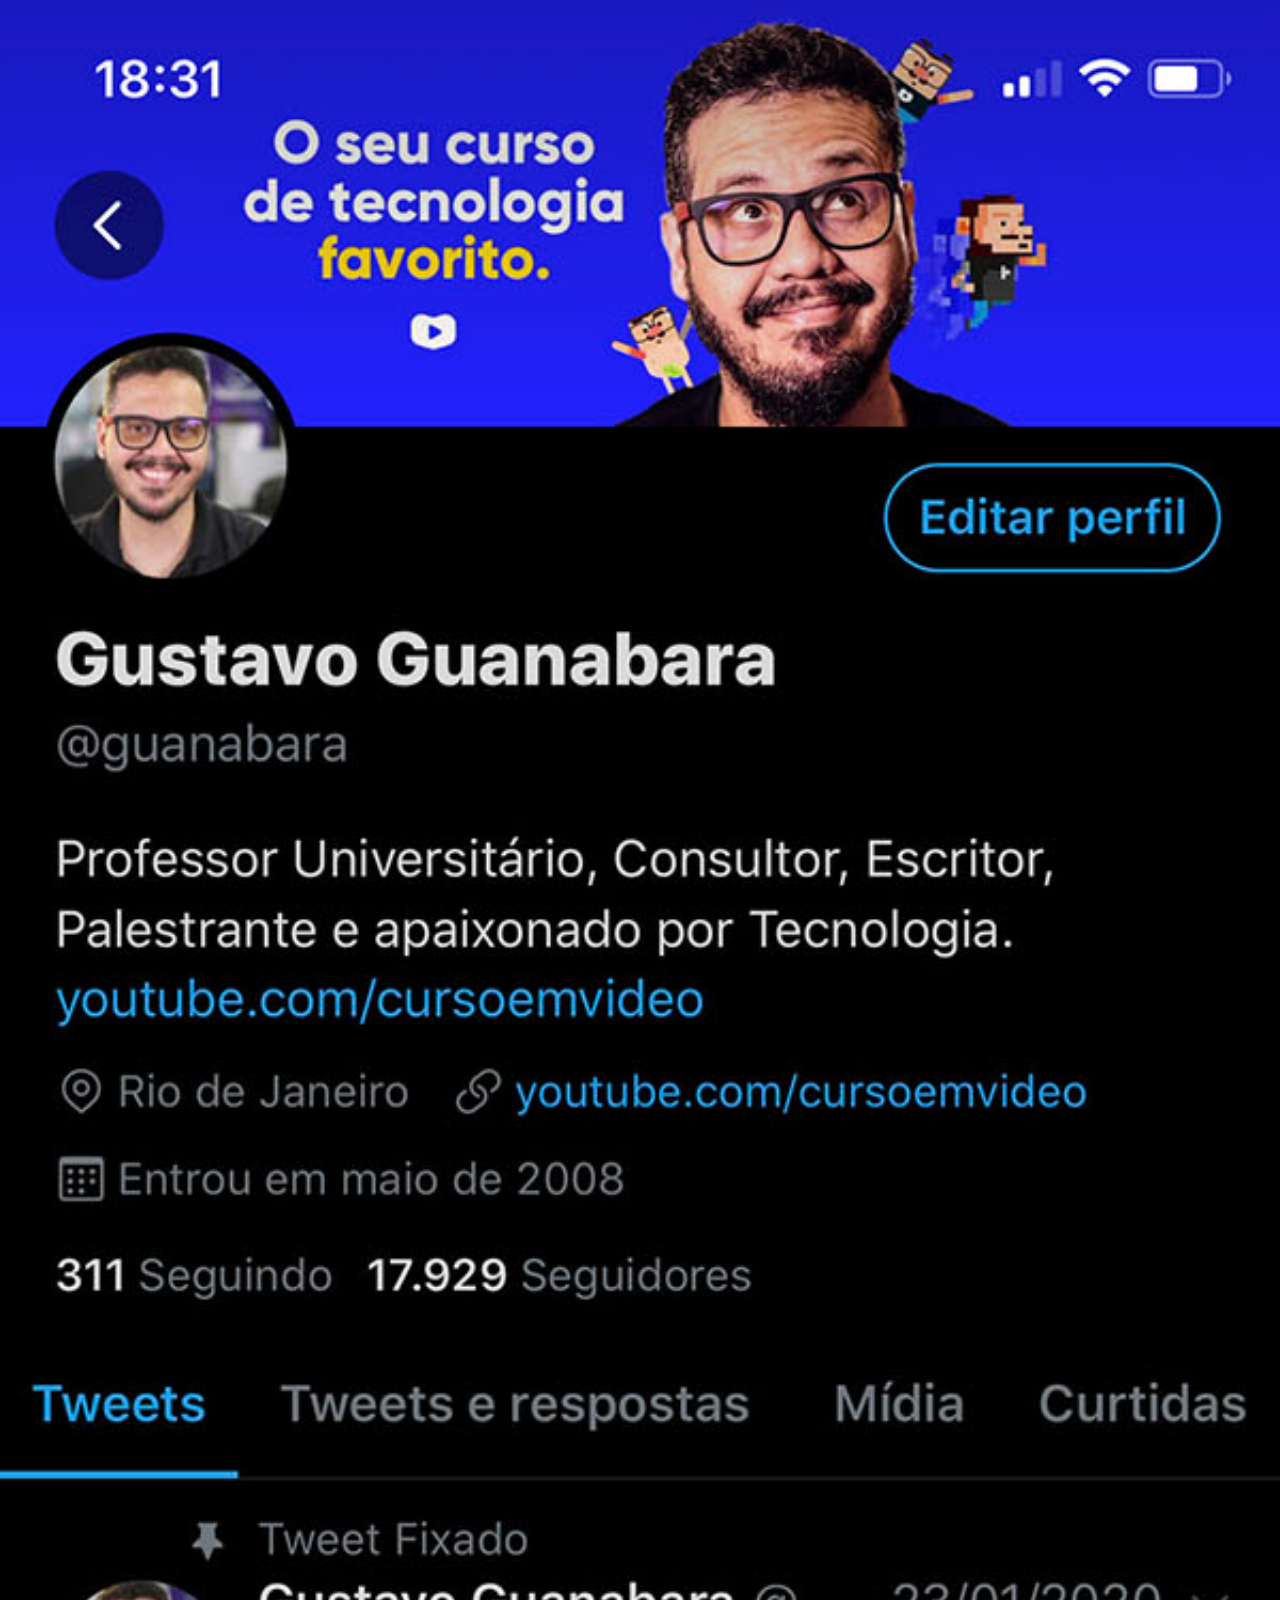
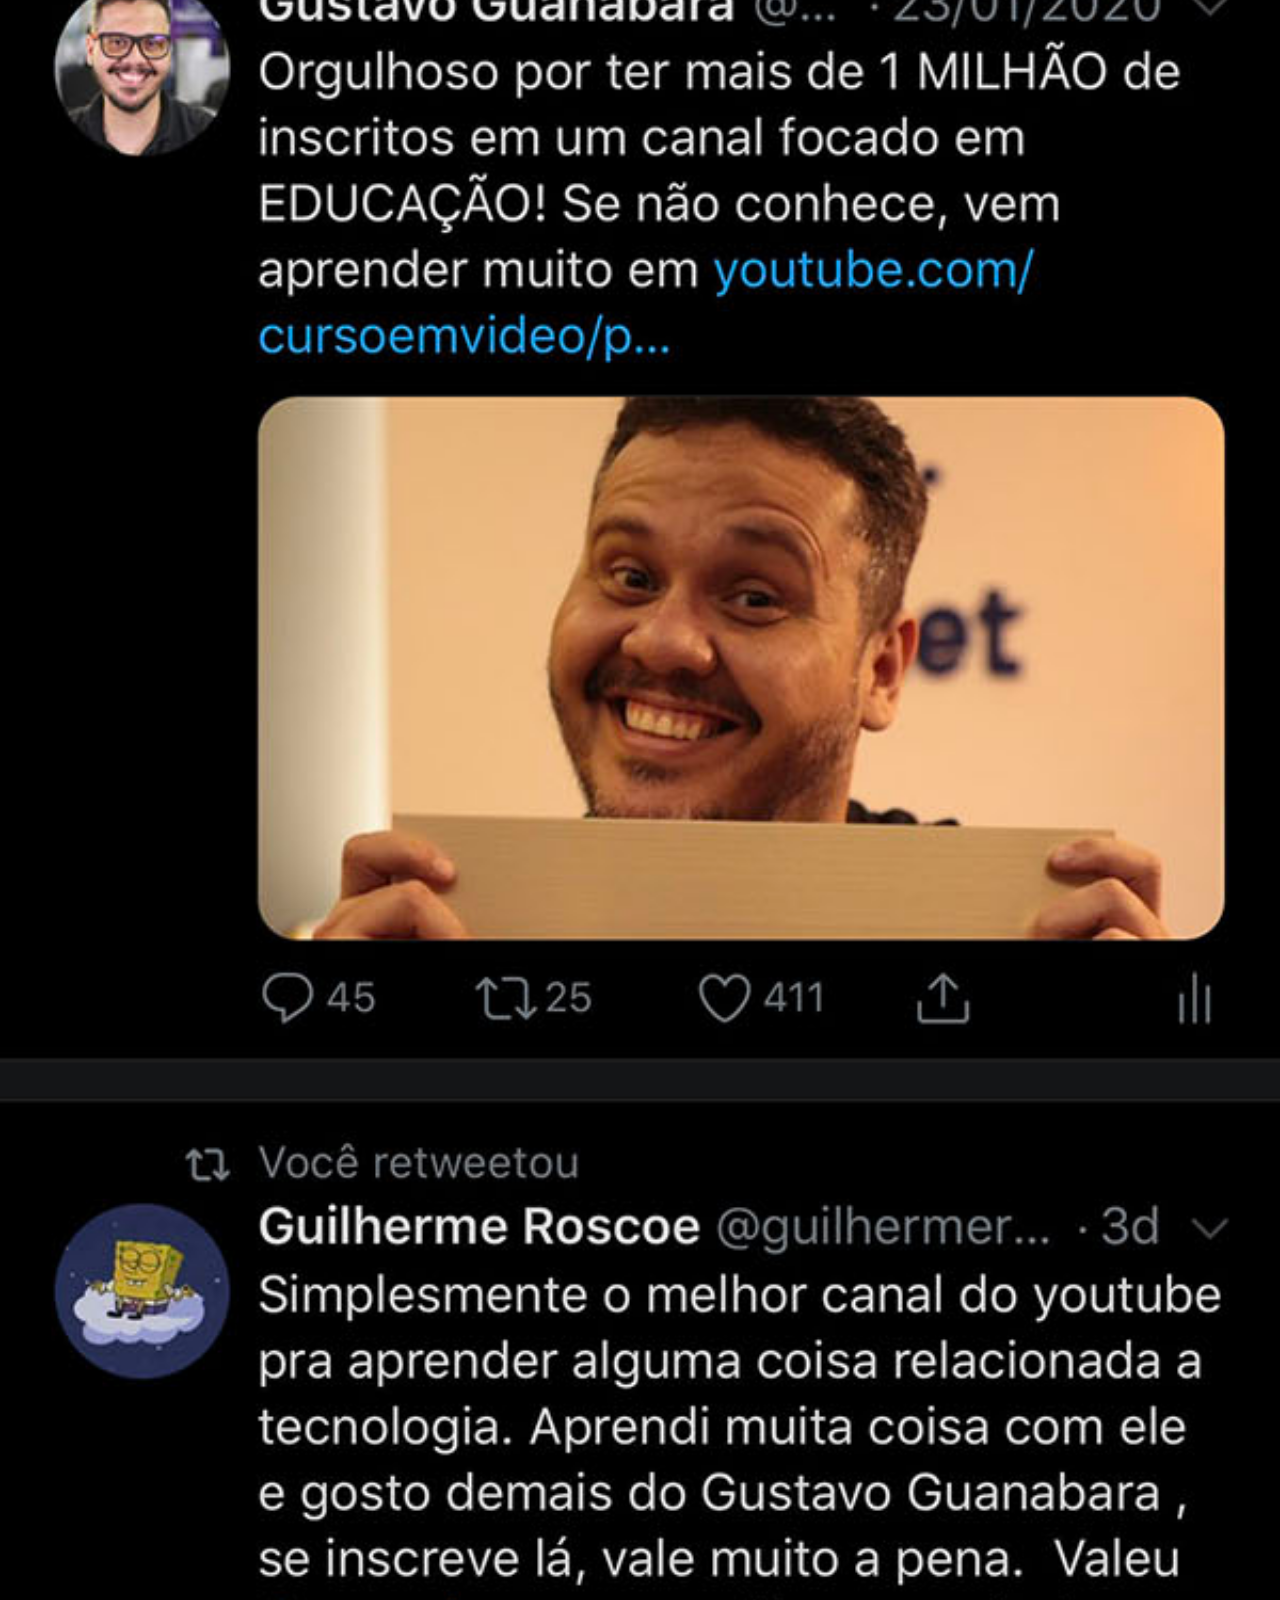
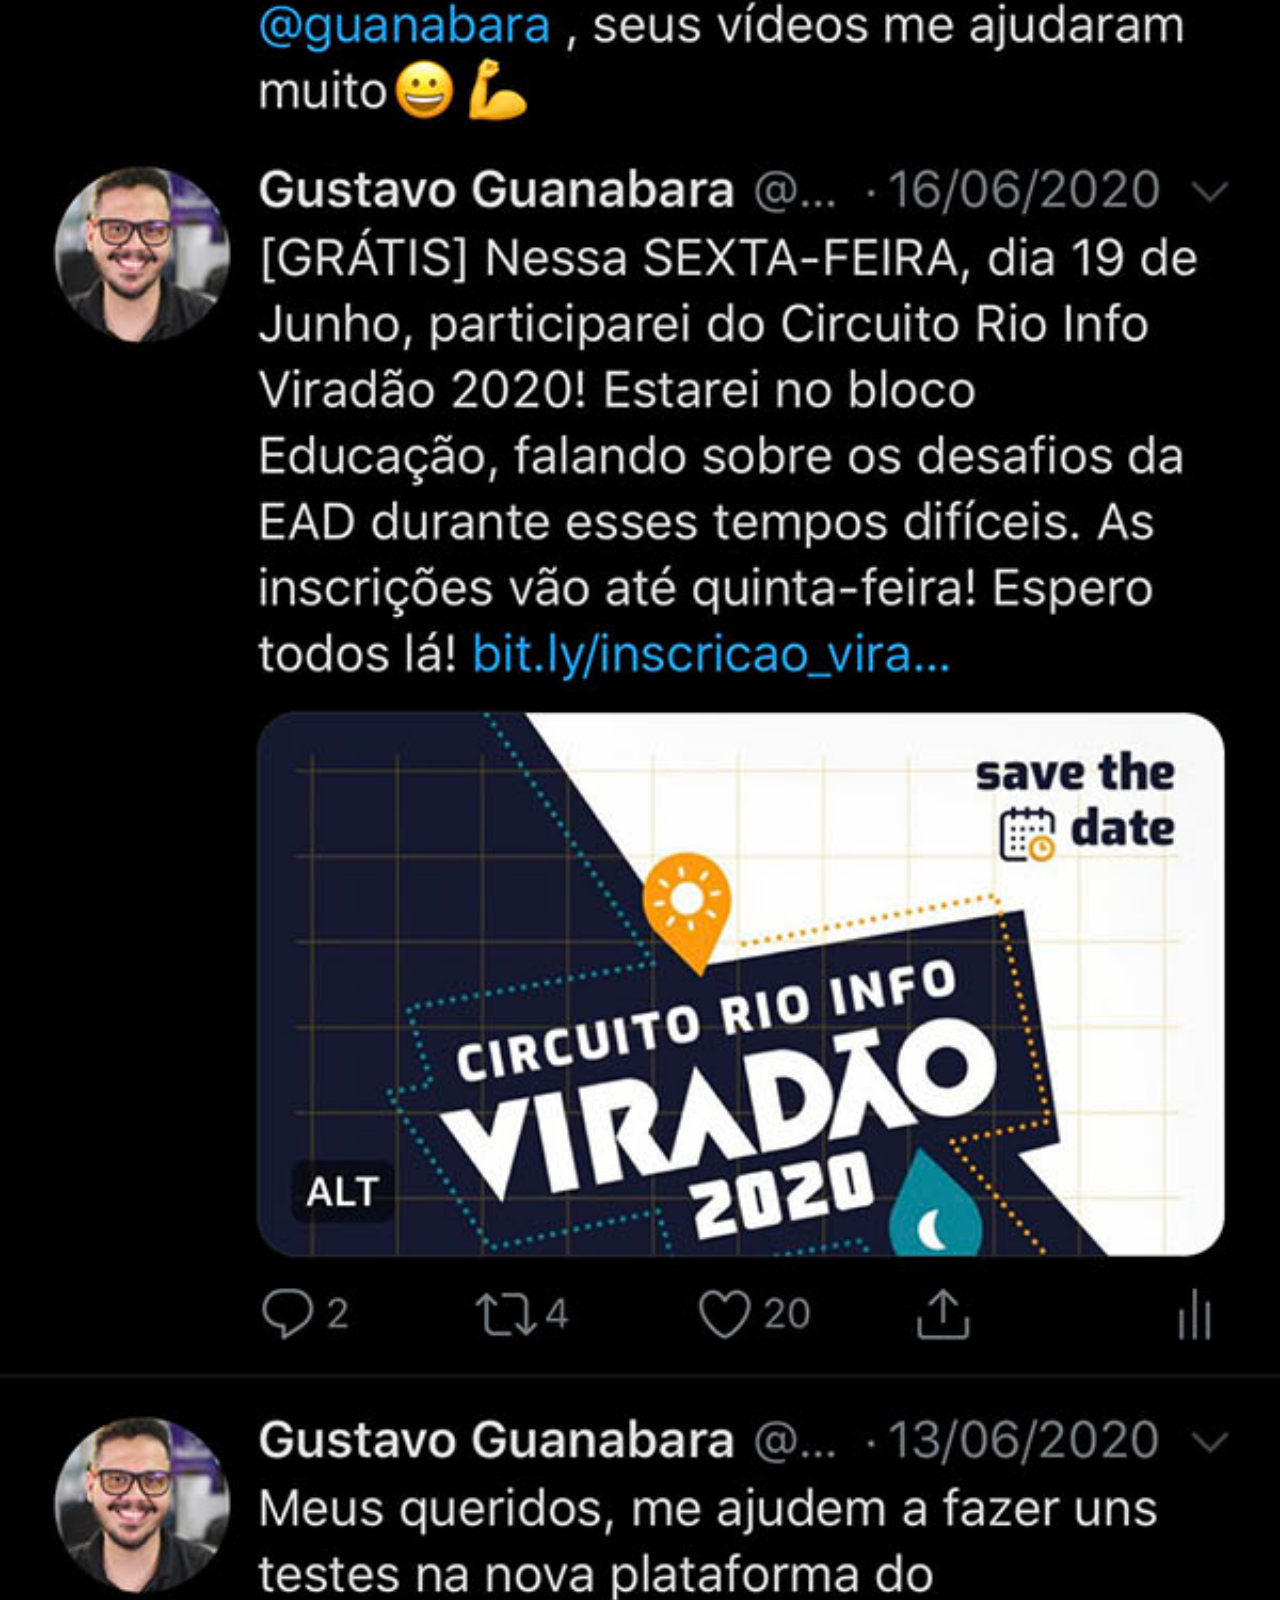
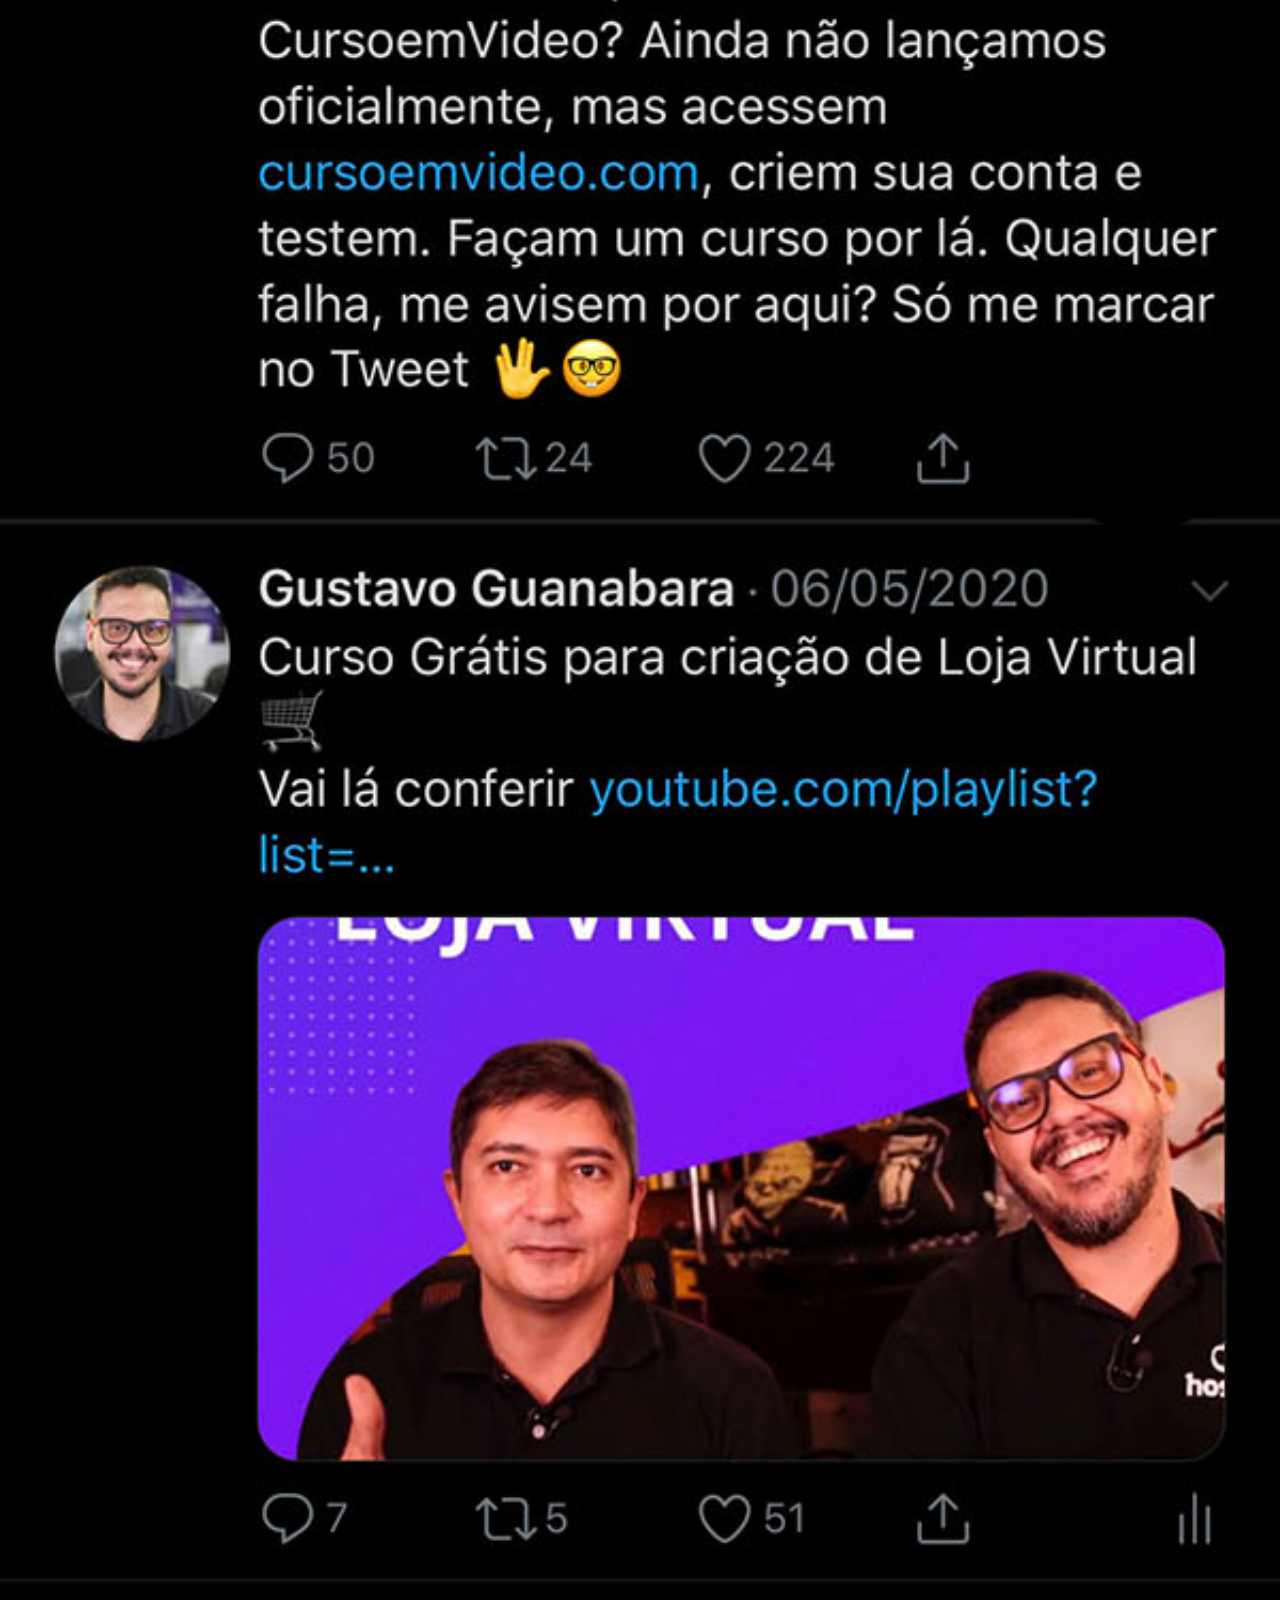
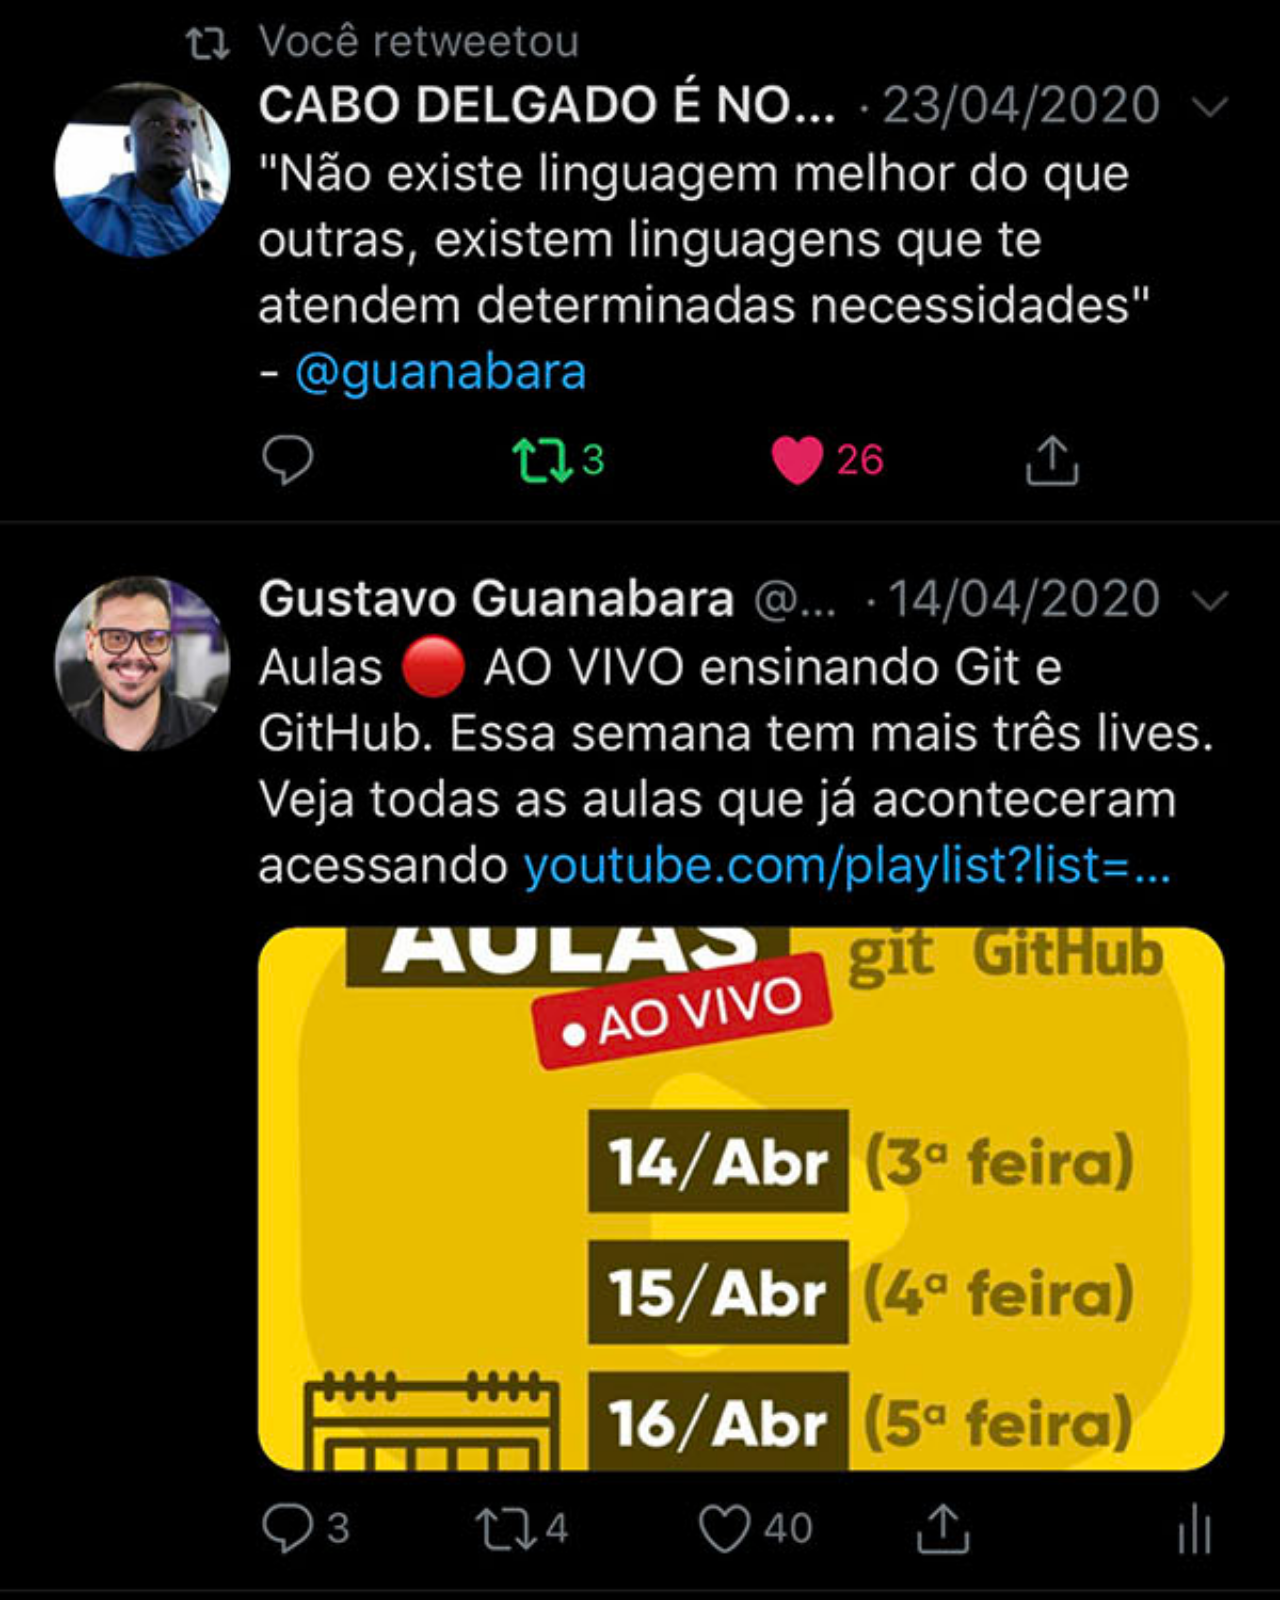
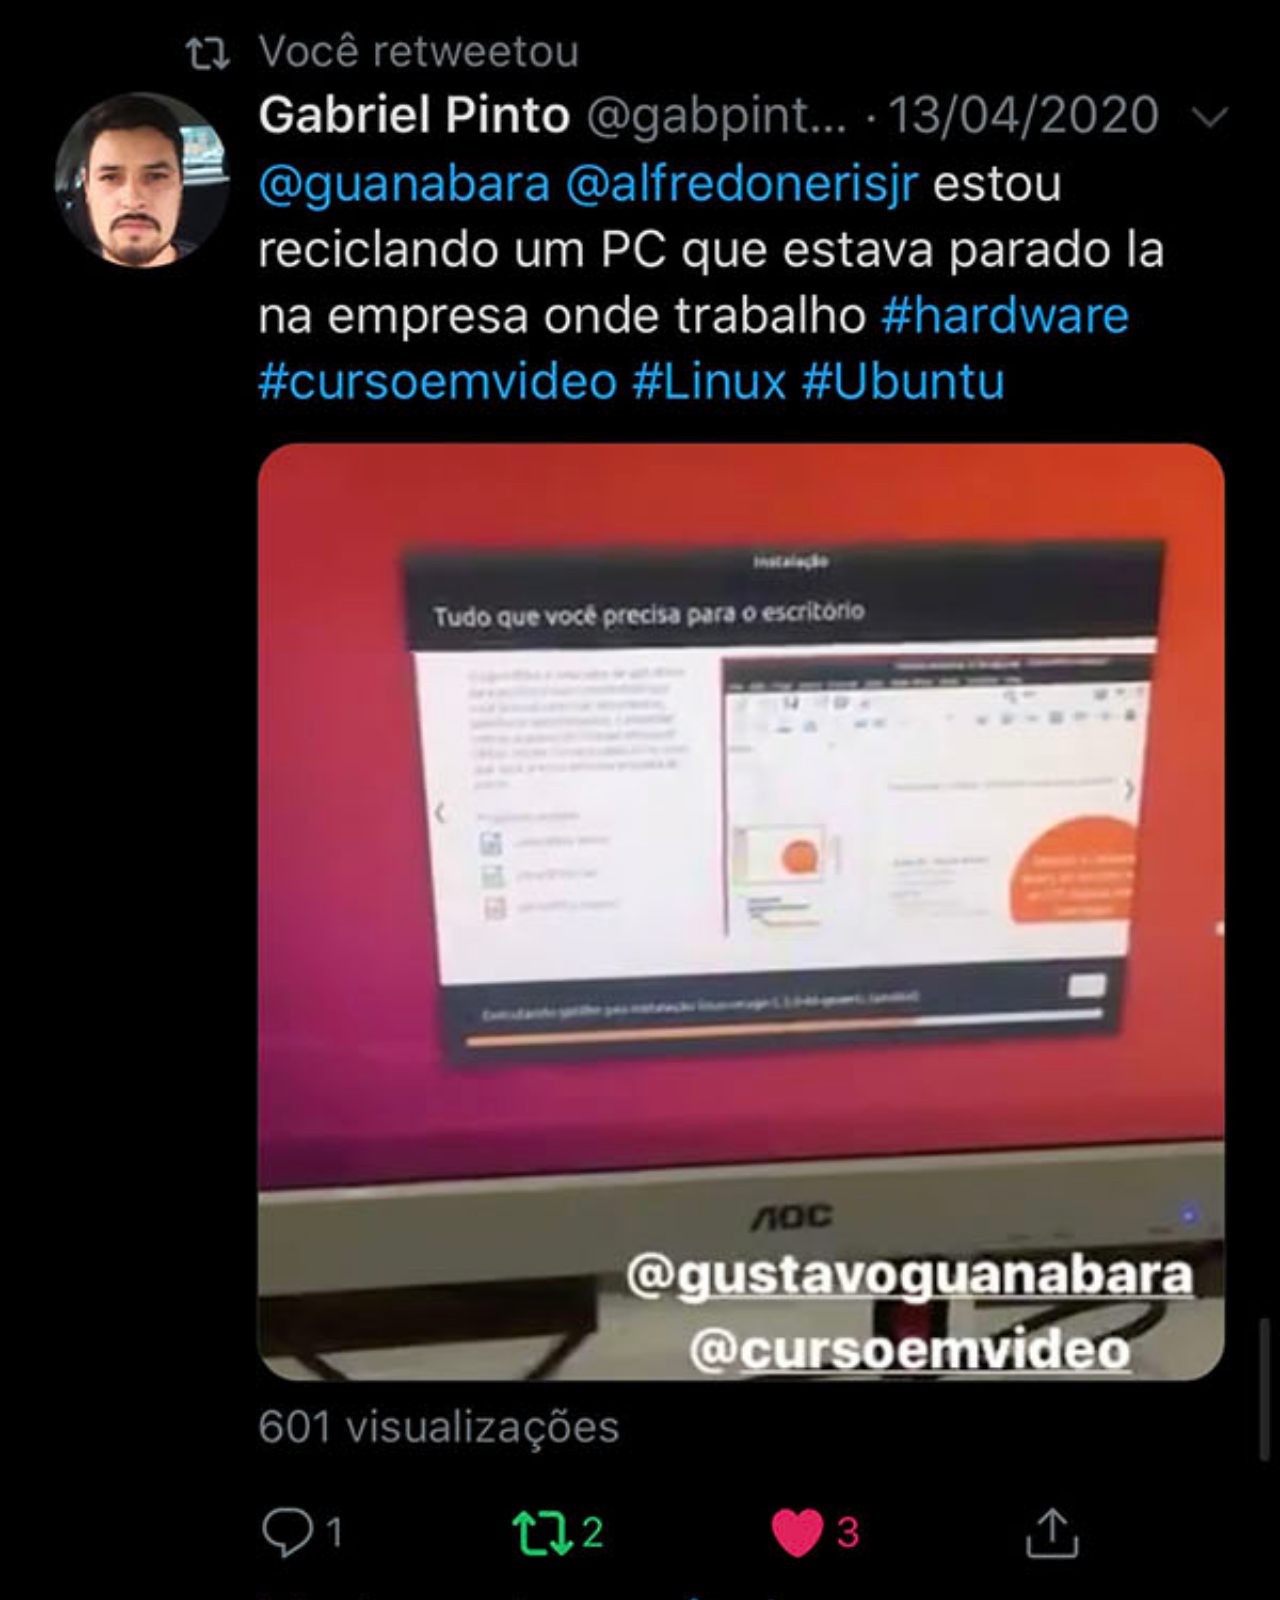
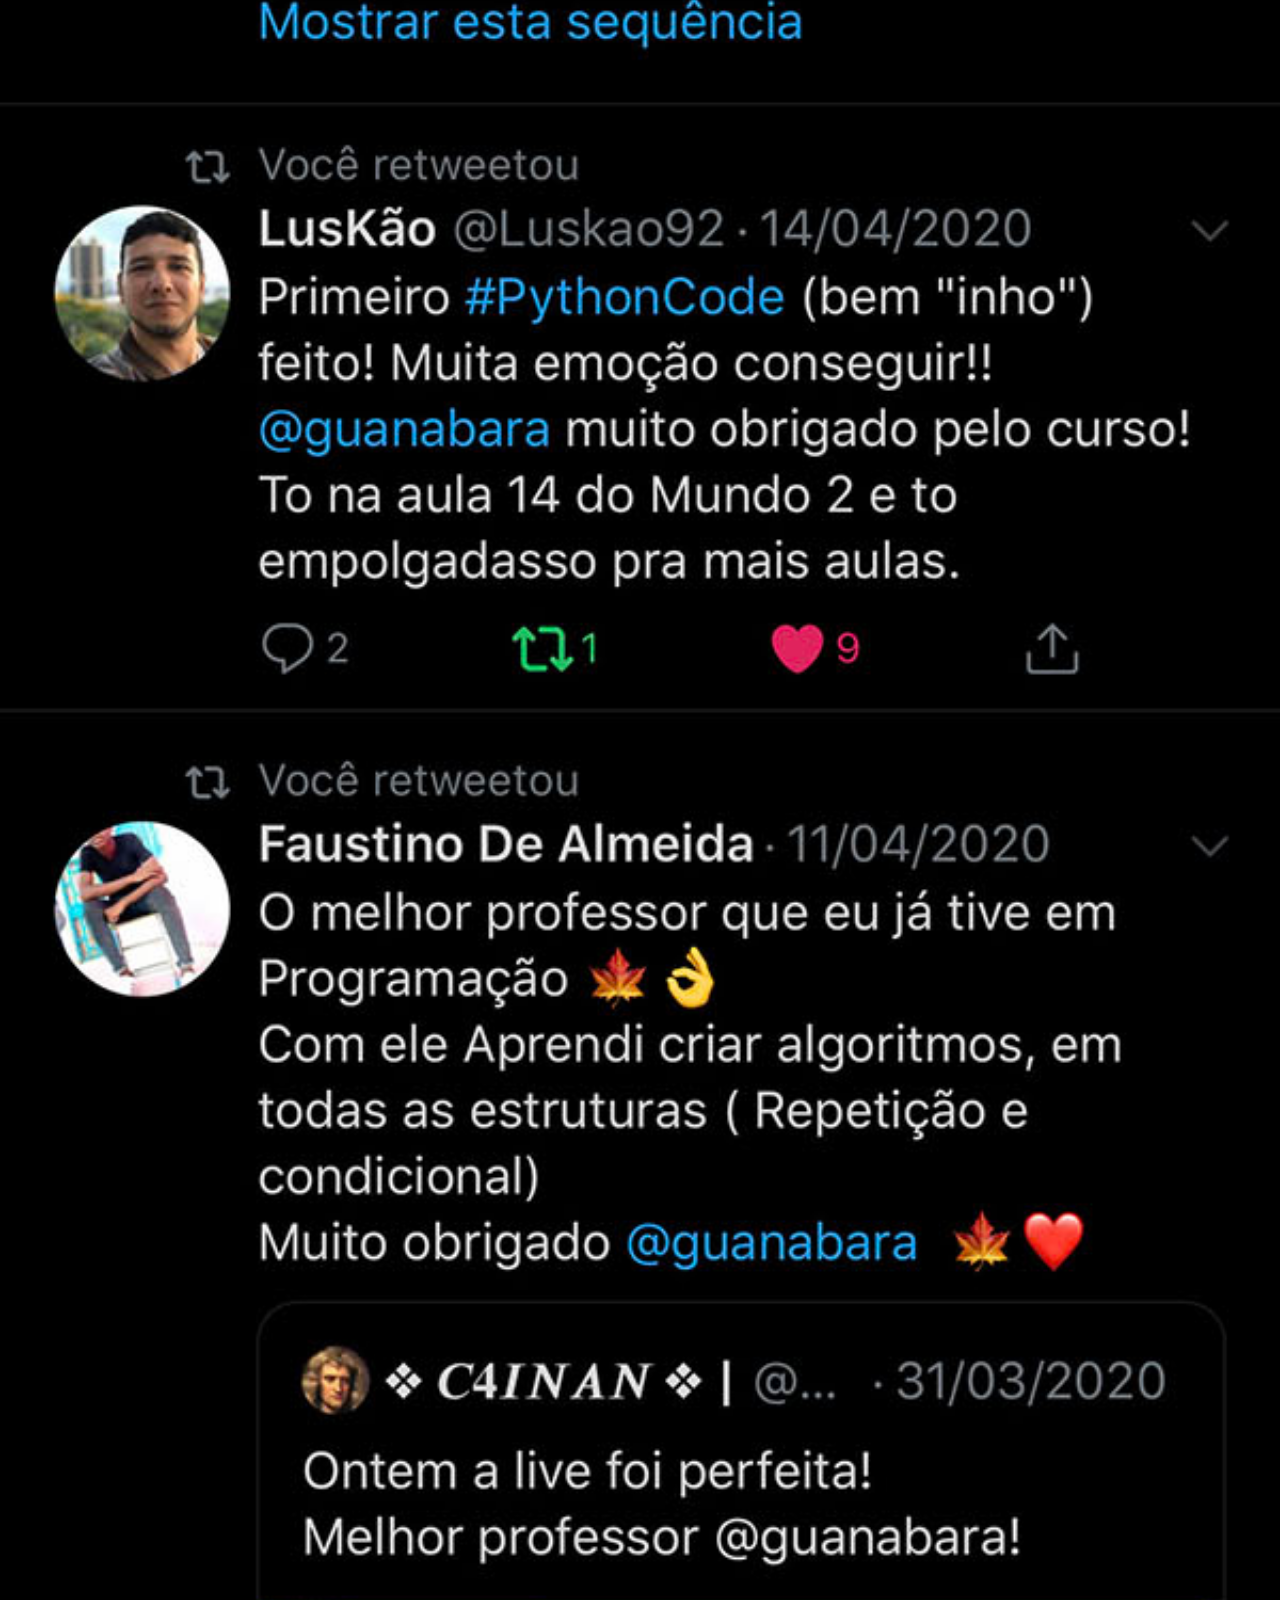
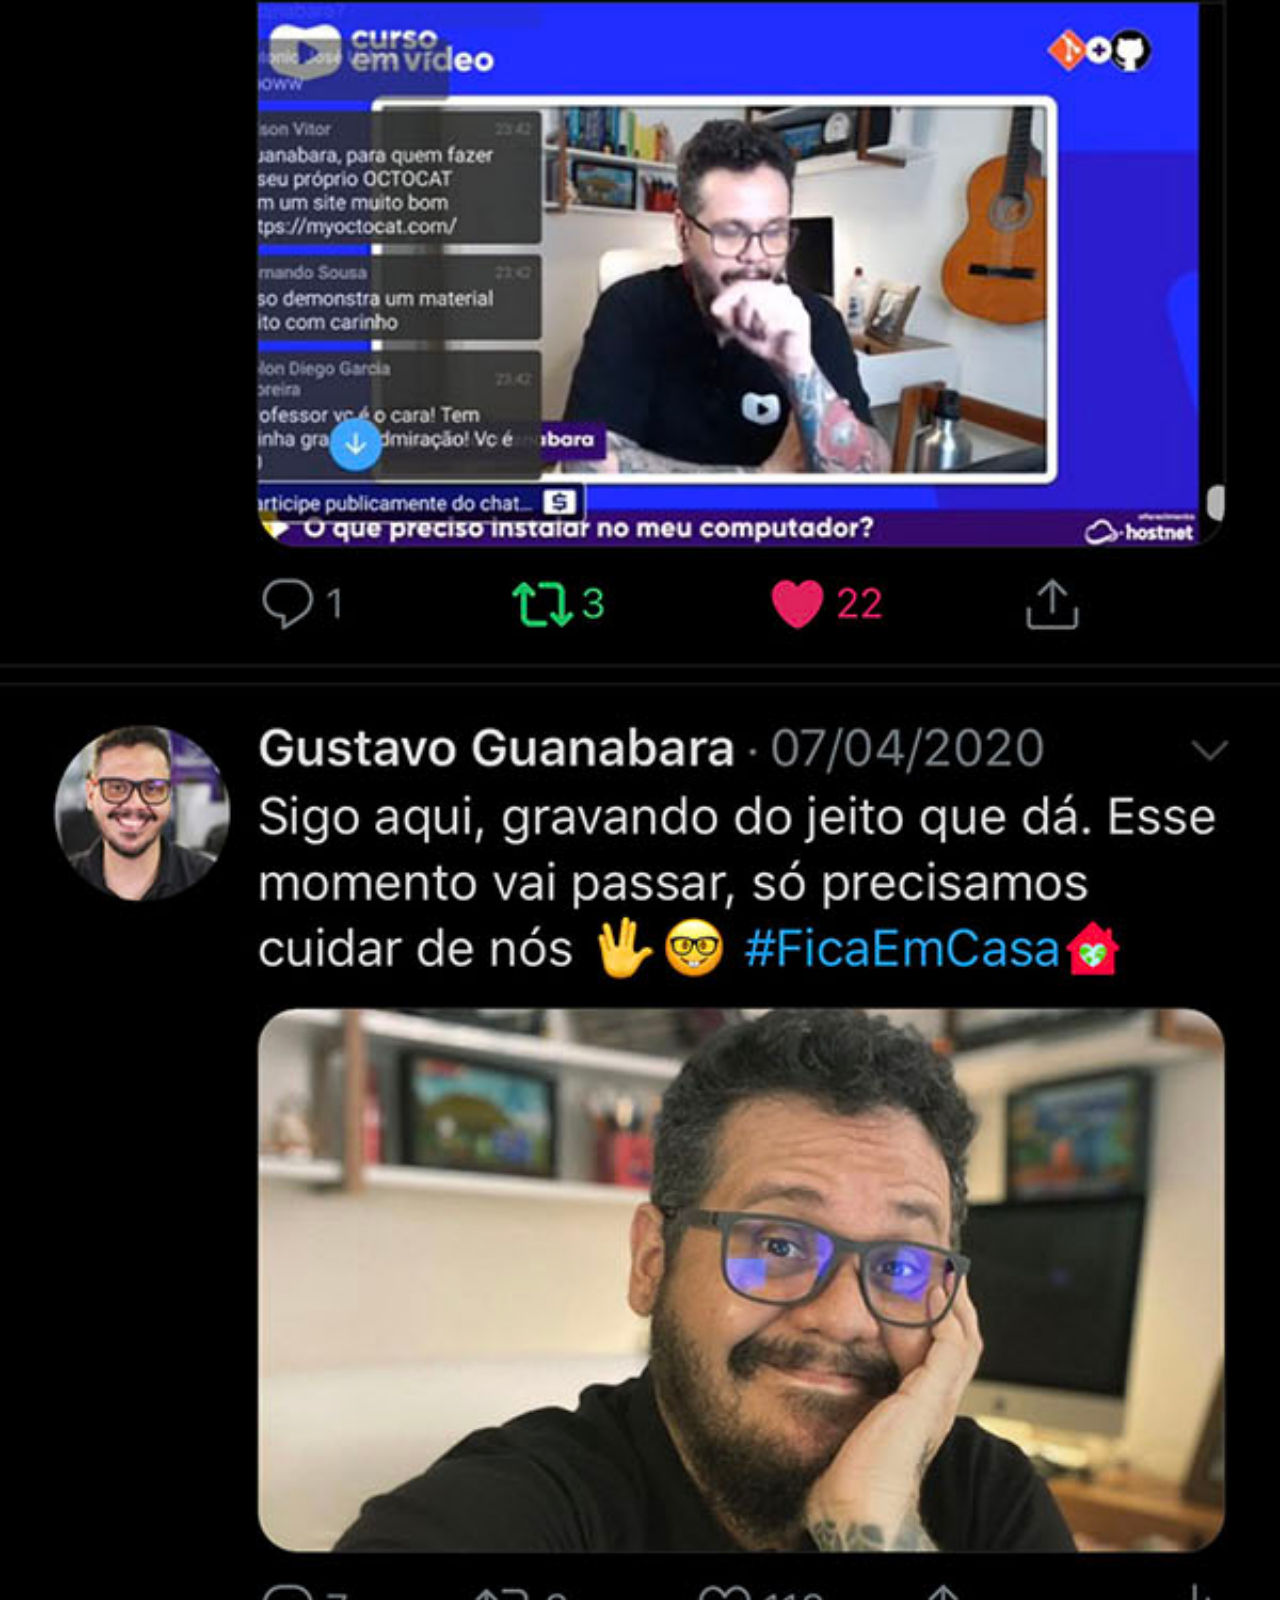
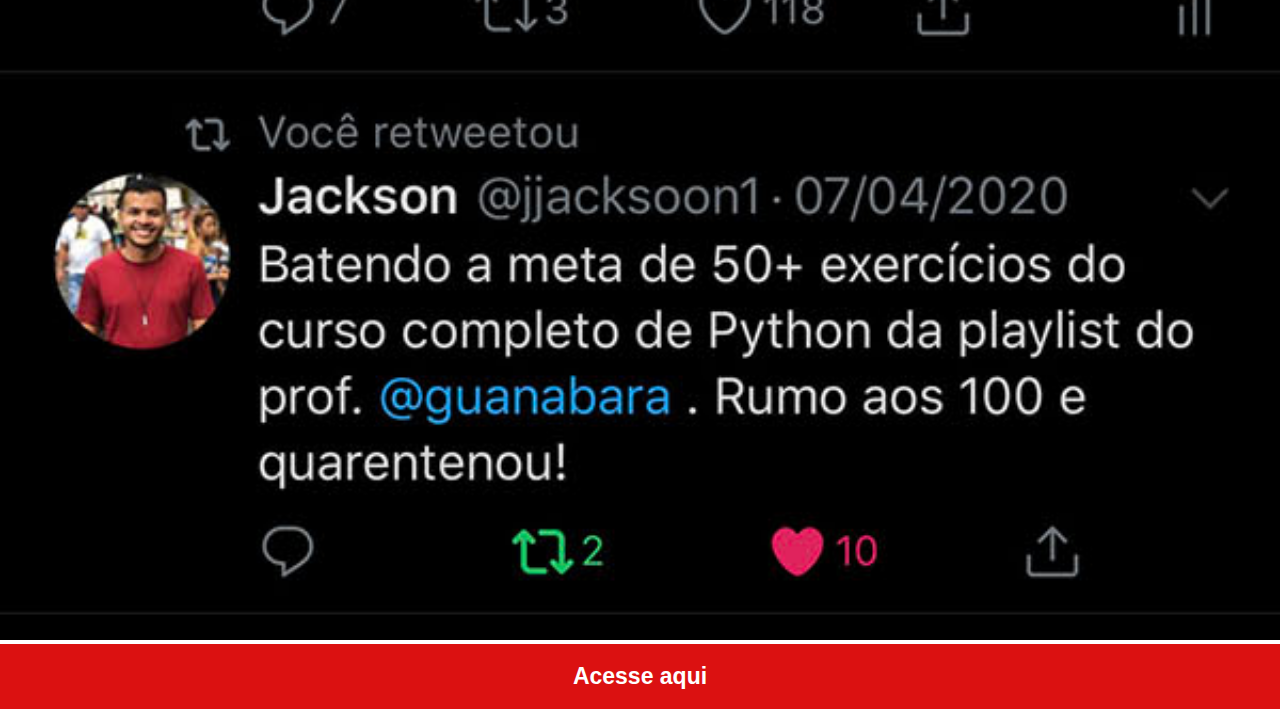
<file: twitter.html>
<!DOCTYPE html>
<html lang="pt-br">
<head>
    <meta charset="UTF-8">
    <meta name="viewport" content="width=device-width, initial-scale=1.0">
    <title>Twitter</title>
    <link rel="stylesheet" href="css/social.css">
</head>
<body>
    <img src="img/tela-twitter.jpg" alt="twitter">
    <a href="https://twitter.com/guanabara" target="_blank"> Acesse aqui</a>
</body>
</html>
</file>
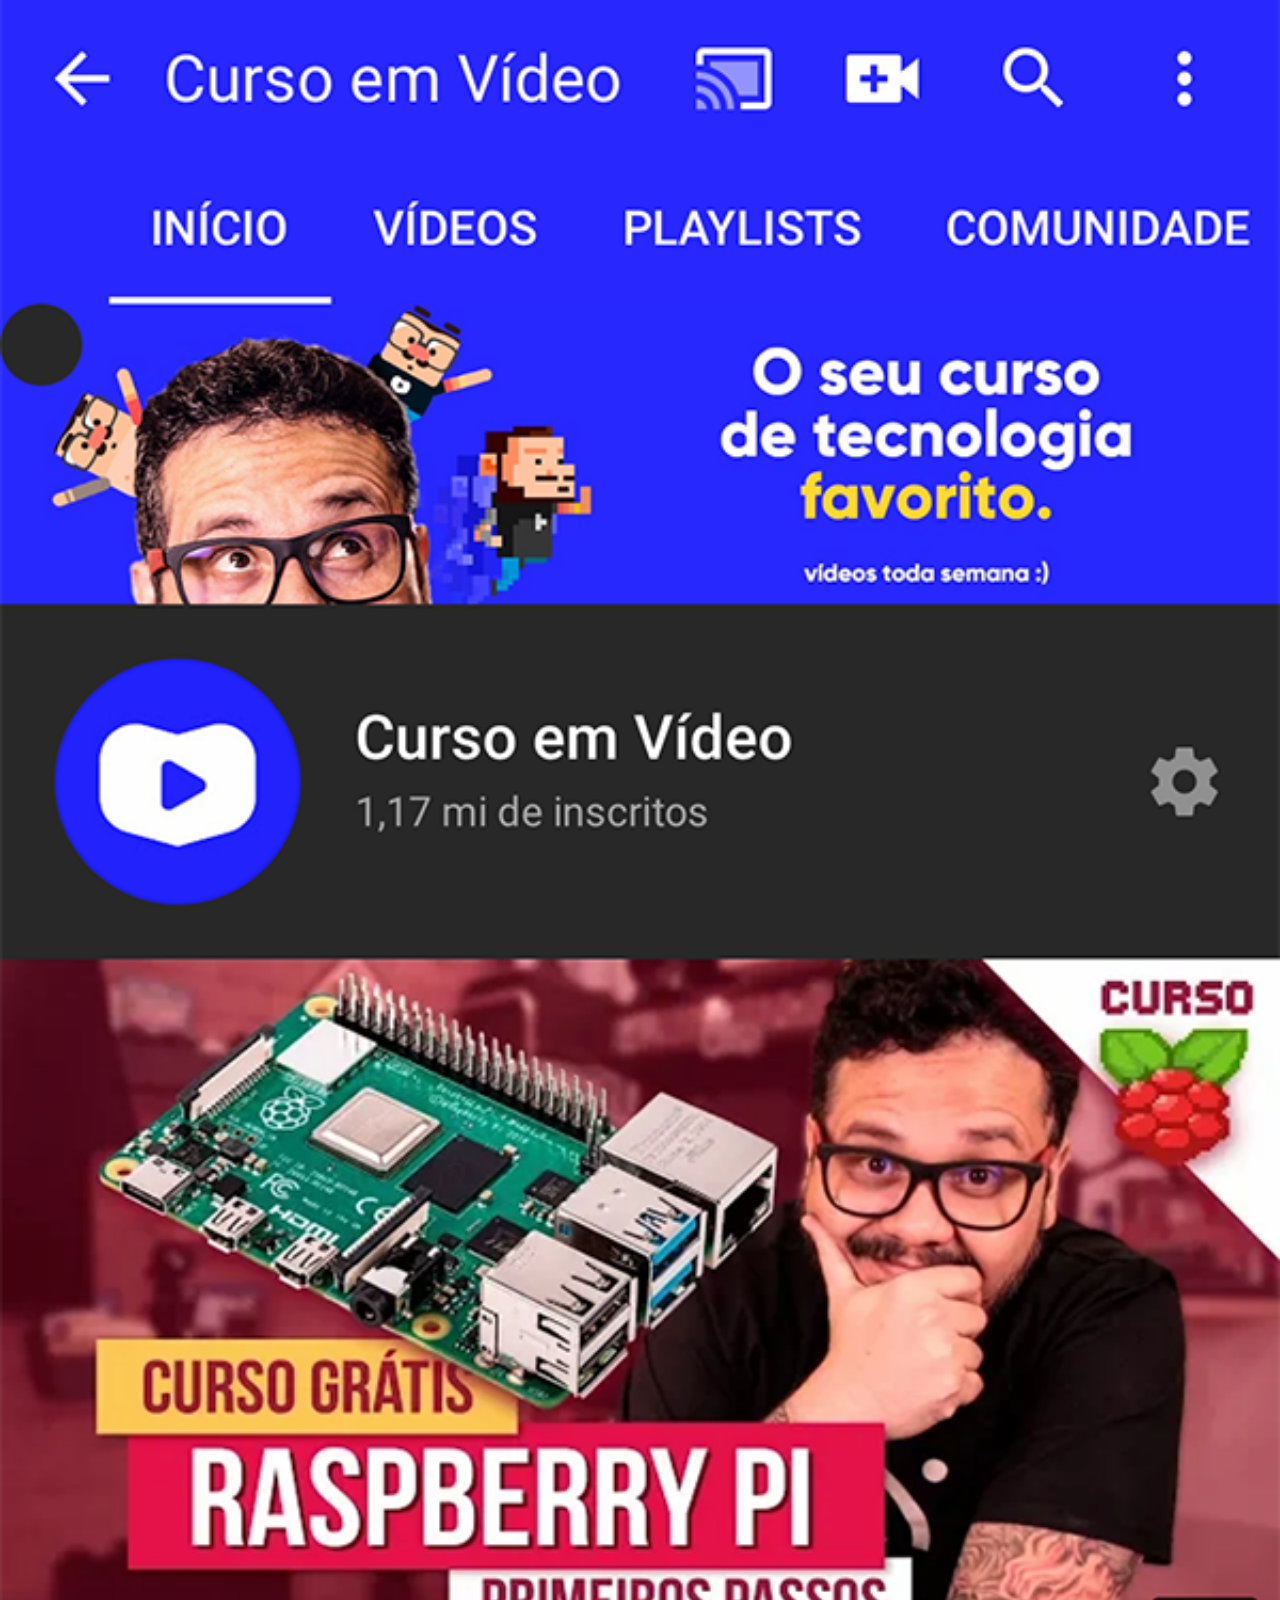
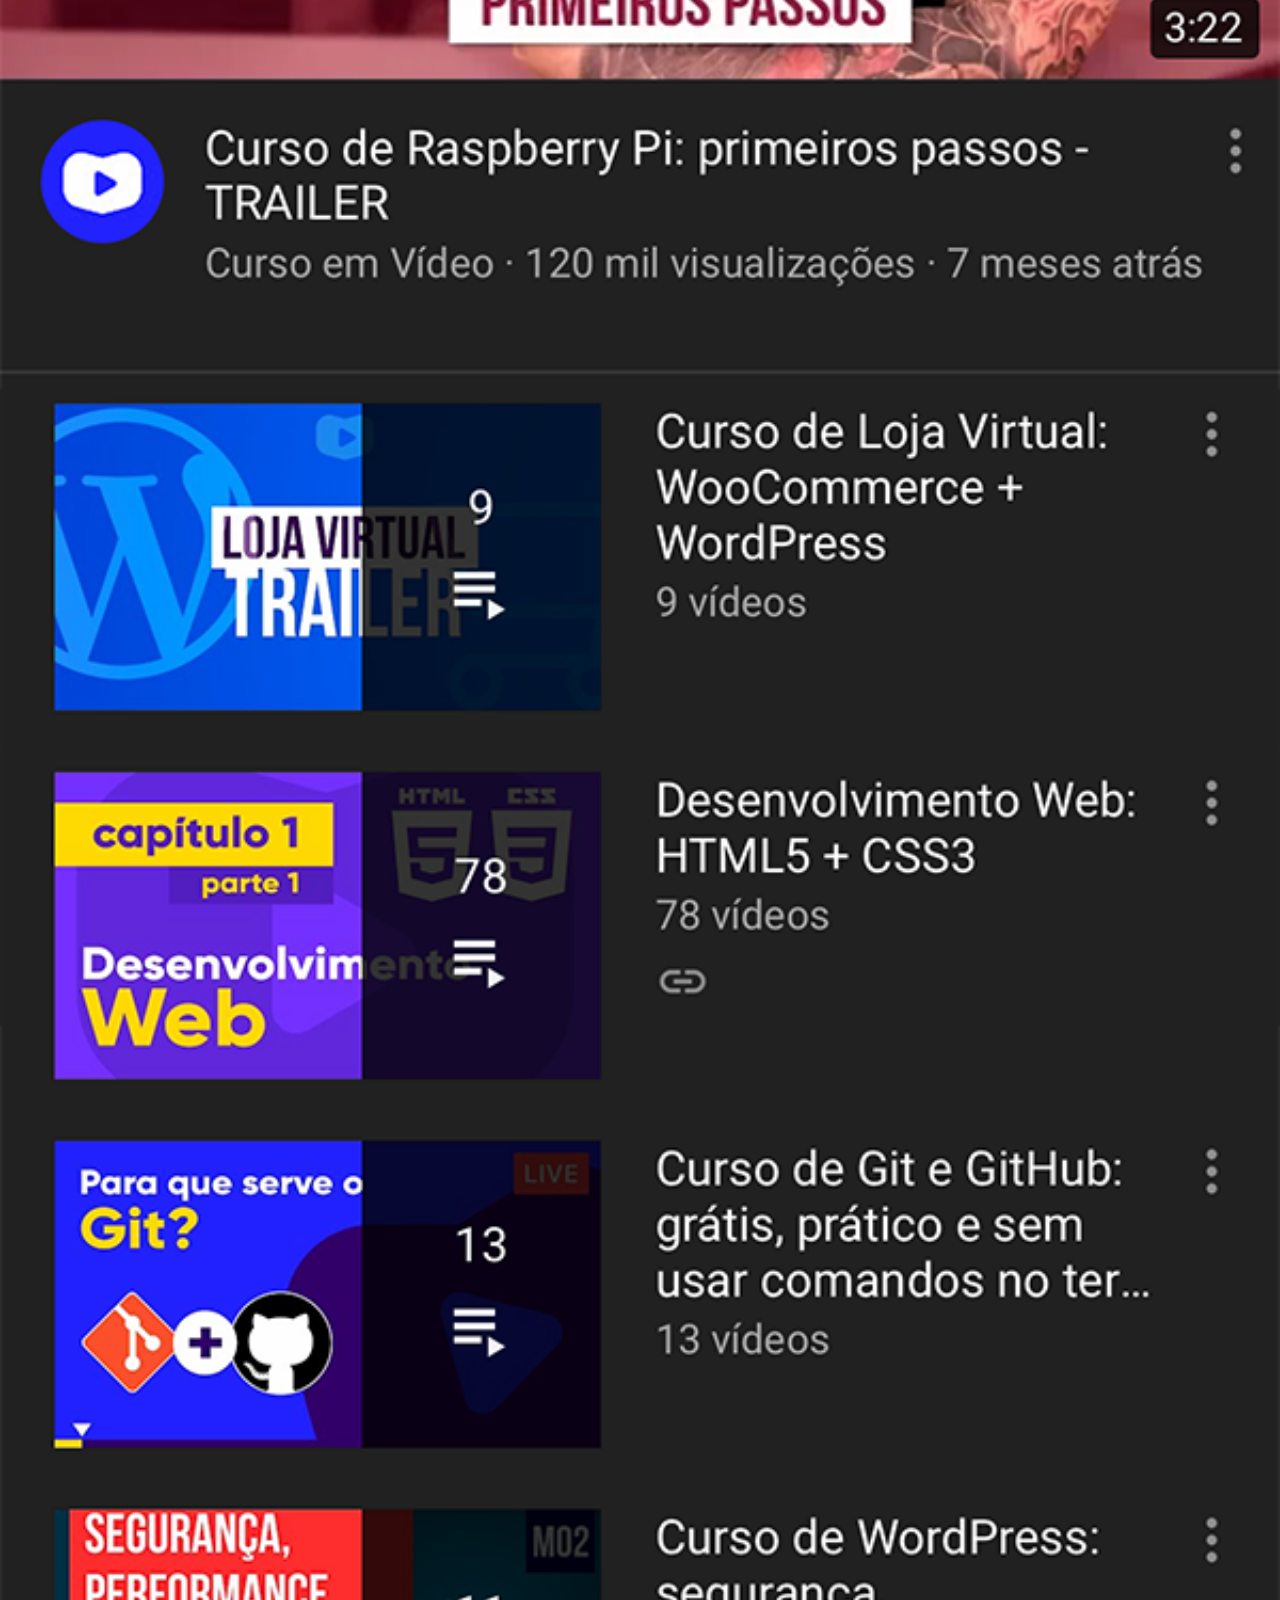
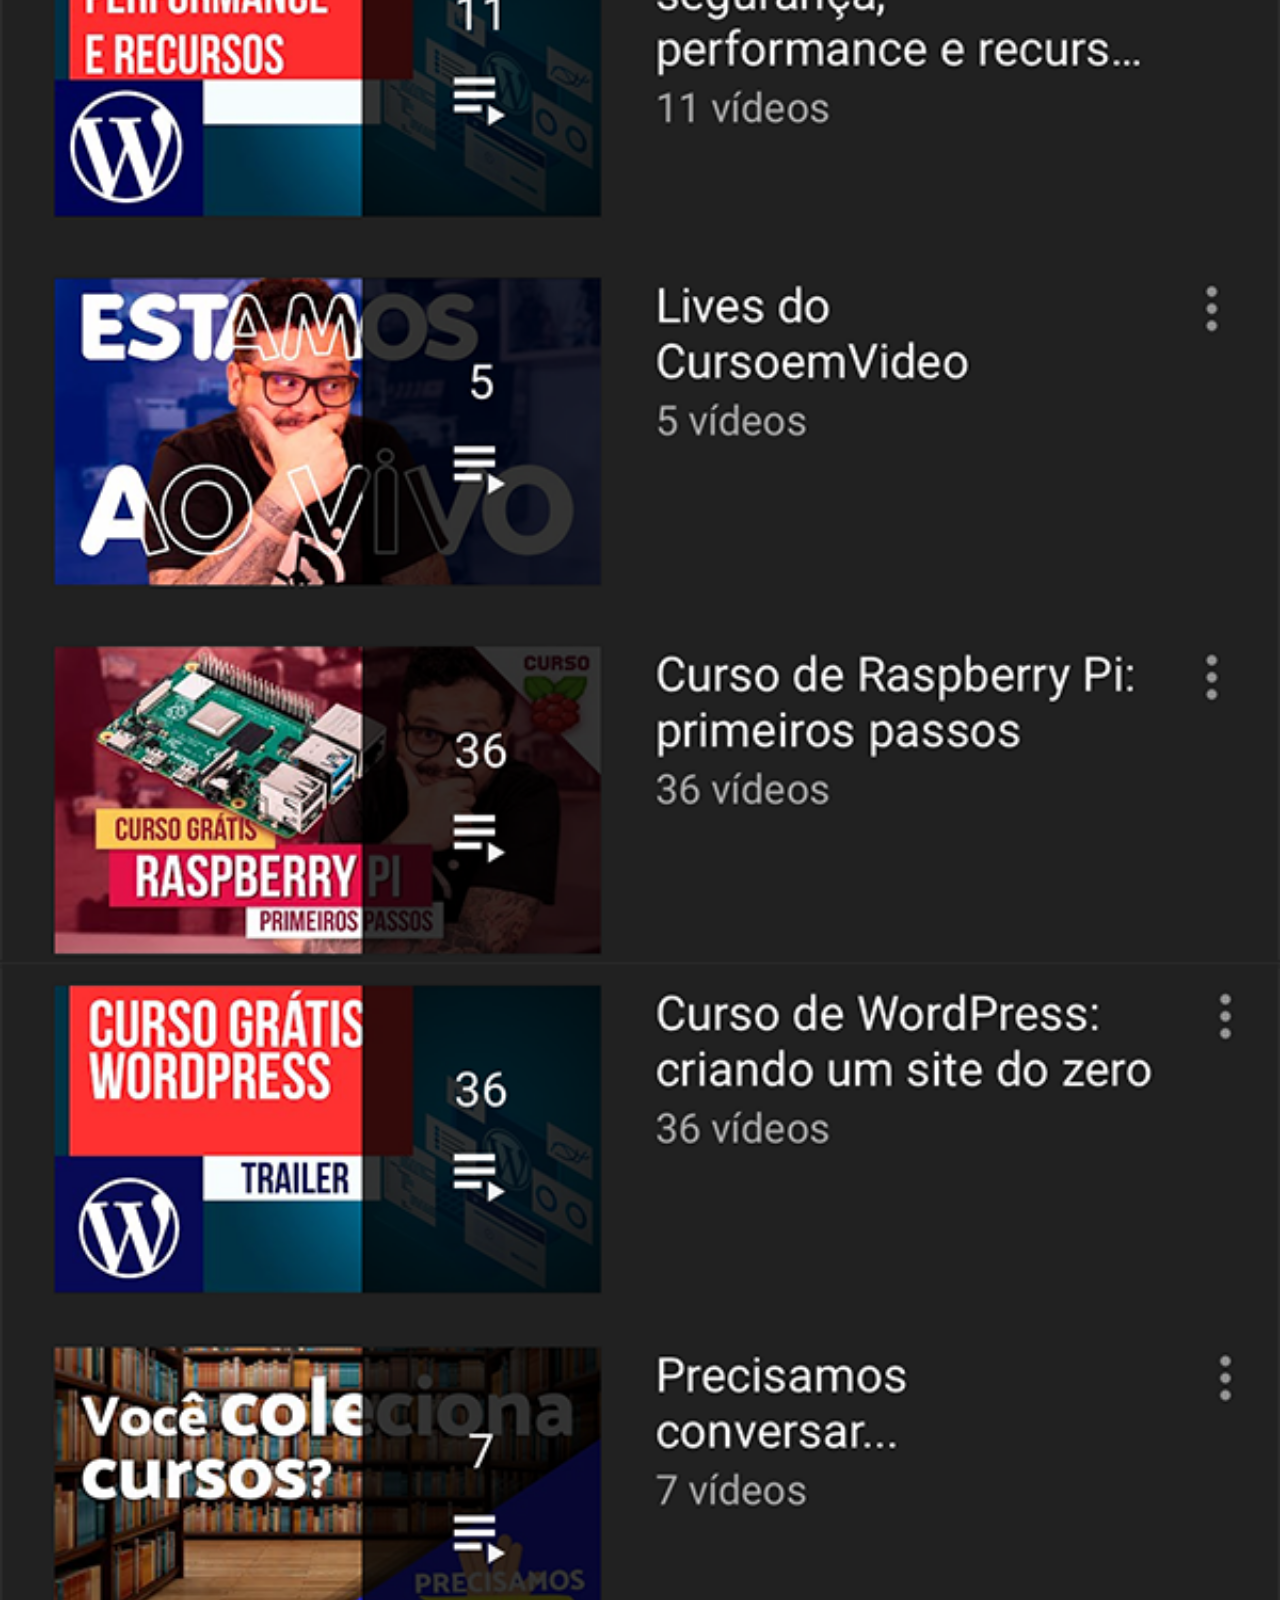
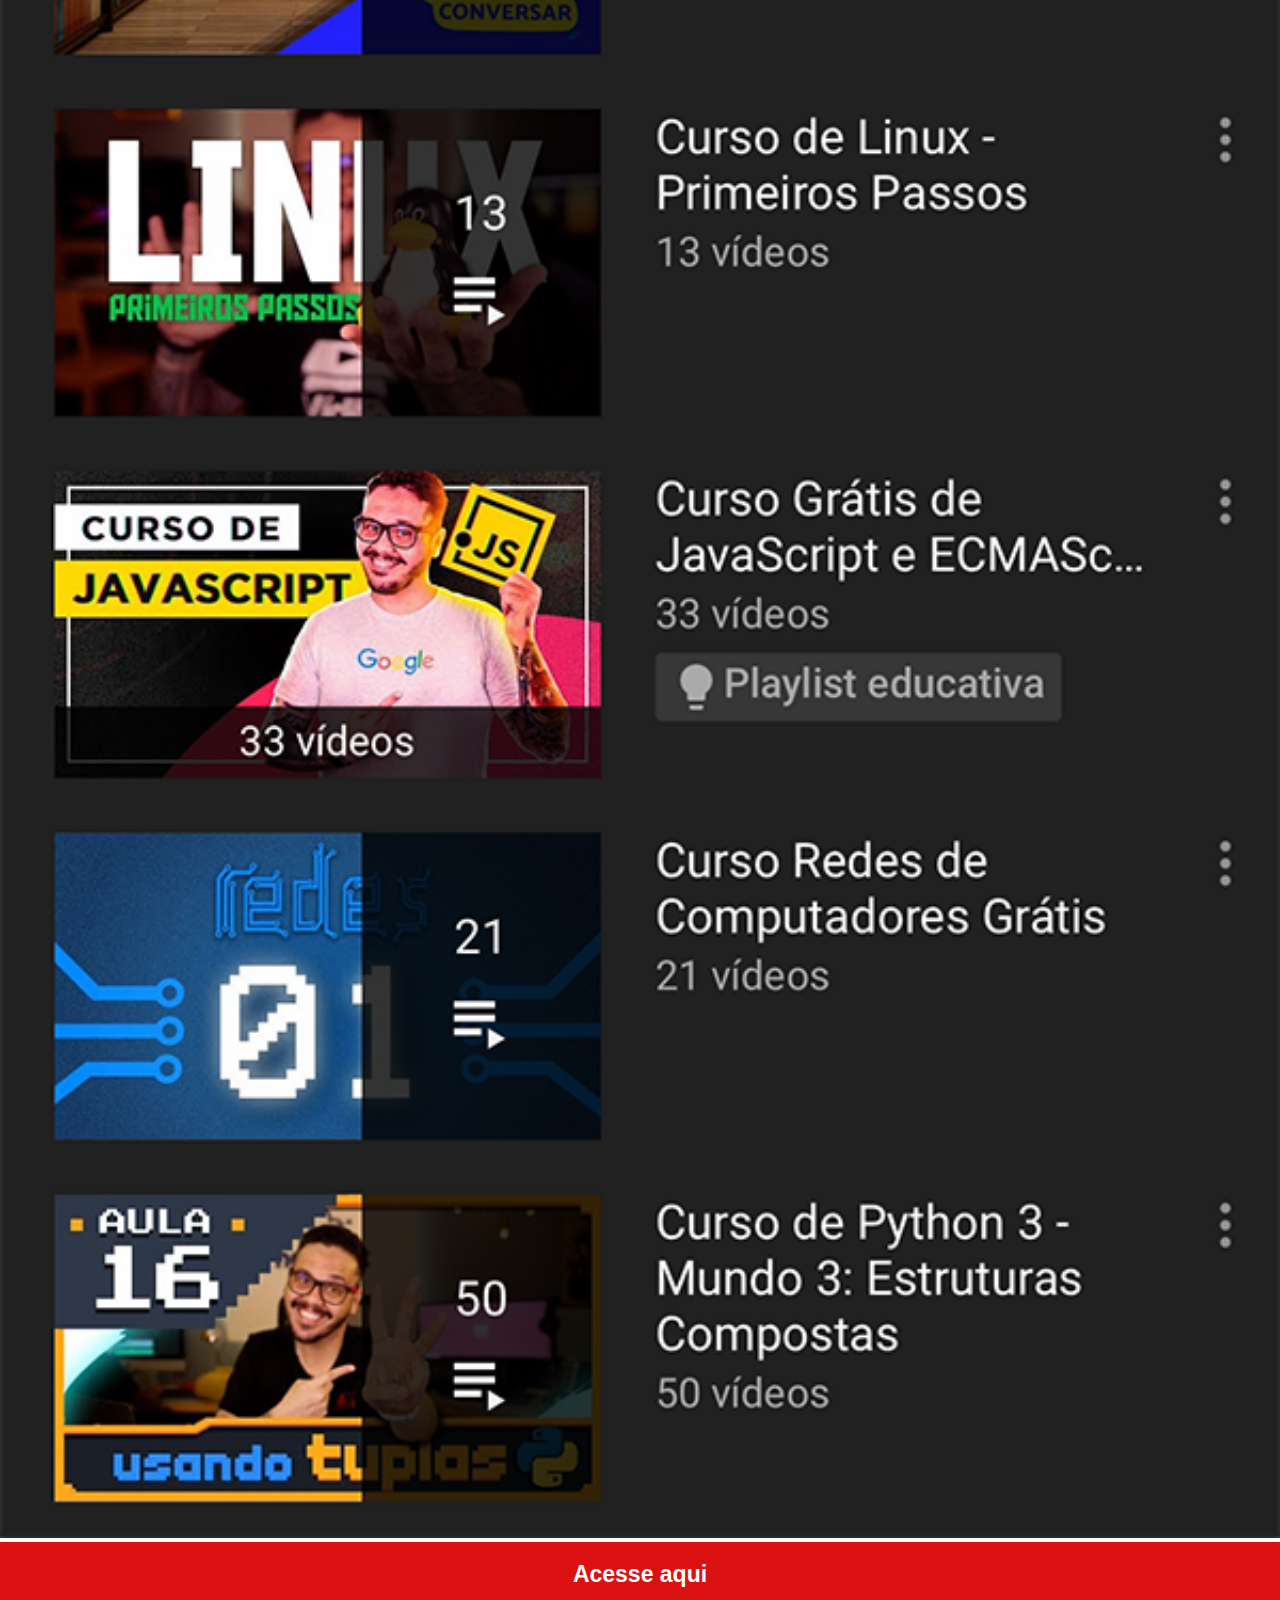
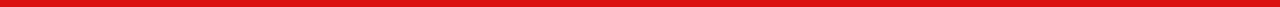
<file: youtube.html>
<!DOCTYPE html>
<html lang="pt-br">
<head>
    <meta charset="UTF-8">
    <meta name="viewport" content="width=device-width, initial-scale=1.0">
    <title>Youtube</title>
    <link rel="stylesheet" href="/css/social.css">
</head>
<body>
    <img src="img/tela-youtube.png" alt="Youtube">
    <a href="https://www.youtube.com/@CursoemVideo" target="_blank">Acesse aqui</a>
</body>
</html>
</file>
<file: css/styles.css>
@charset "UTF-8";   

*{
    margin: 0px;
    padding: 0px;
    font-family: Arial, Helvetica, sans-serif;

}

html,body{
    height: 100vh;
    width: 100vw;
    background-color: black;
}

body{
    background: url('/img/fundo-madeira.jpg') no-repeat top center;
    background-size: cover;
    background-attachment: fixed;

}

main{
    height: 100vh;
    width: 100vw;
    position: relative;
    
}

#telefone{
    background-image: url('/img/frame-iphone.png');
    background-repeat: no-repeat;
    height: 627px;
    width: 311px;
    margin: auto;
    position: absolute;

    top: 50%;
    left: 50%;

    transform: translate(-50%, -50%);
}

#tela{
    position: relative;
    top: 80px;
    left: 22px;
    height: 471px;
    width: 267px;
}

#redes-sociais{
    text-align: right;
    margin-right: 10px;
}

#redes-sociais img{
    width: 40px;
    height: 40px;
    border-radius: 30px;
    margin: 10px;
    box-shadow: 2px 2px 6px rgba(0, 0, 0, 0.747);
}

#redes-sociais img:hover{
    transform: translateX(5px);
    transition-duration: 0.4s;
    box-shadow: 2px 4px 6px rgba(0, 0, 0, 0.712);
}
</file>
<file: css/social.css>
*{
    margin: 0px;
    padding: 0px;
}

::-webkit-scrollbar{
    width: 0px;
    height: 0px;
}

img{
    width: 100vw;
}

a{
    display: block;
    text-decoration: none;
    text-align: center;
    font-family: Arial, Helvetica, sans-serif;
    color: white;
    background-color: rgba(216, 0, 0, 0.932);
    padding: 19px;
    font-size: 23px;
    font-weight: bolder;
}

a:hover{
    background-color: red;
}
</file>
